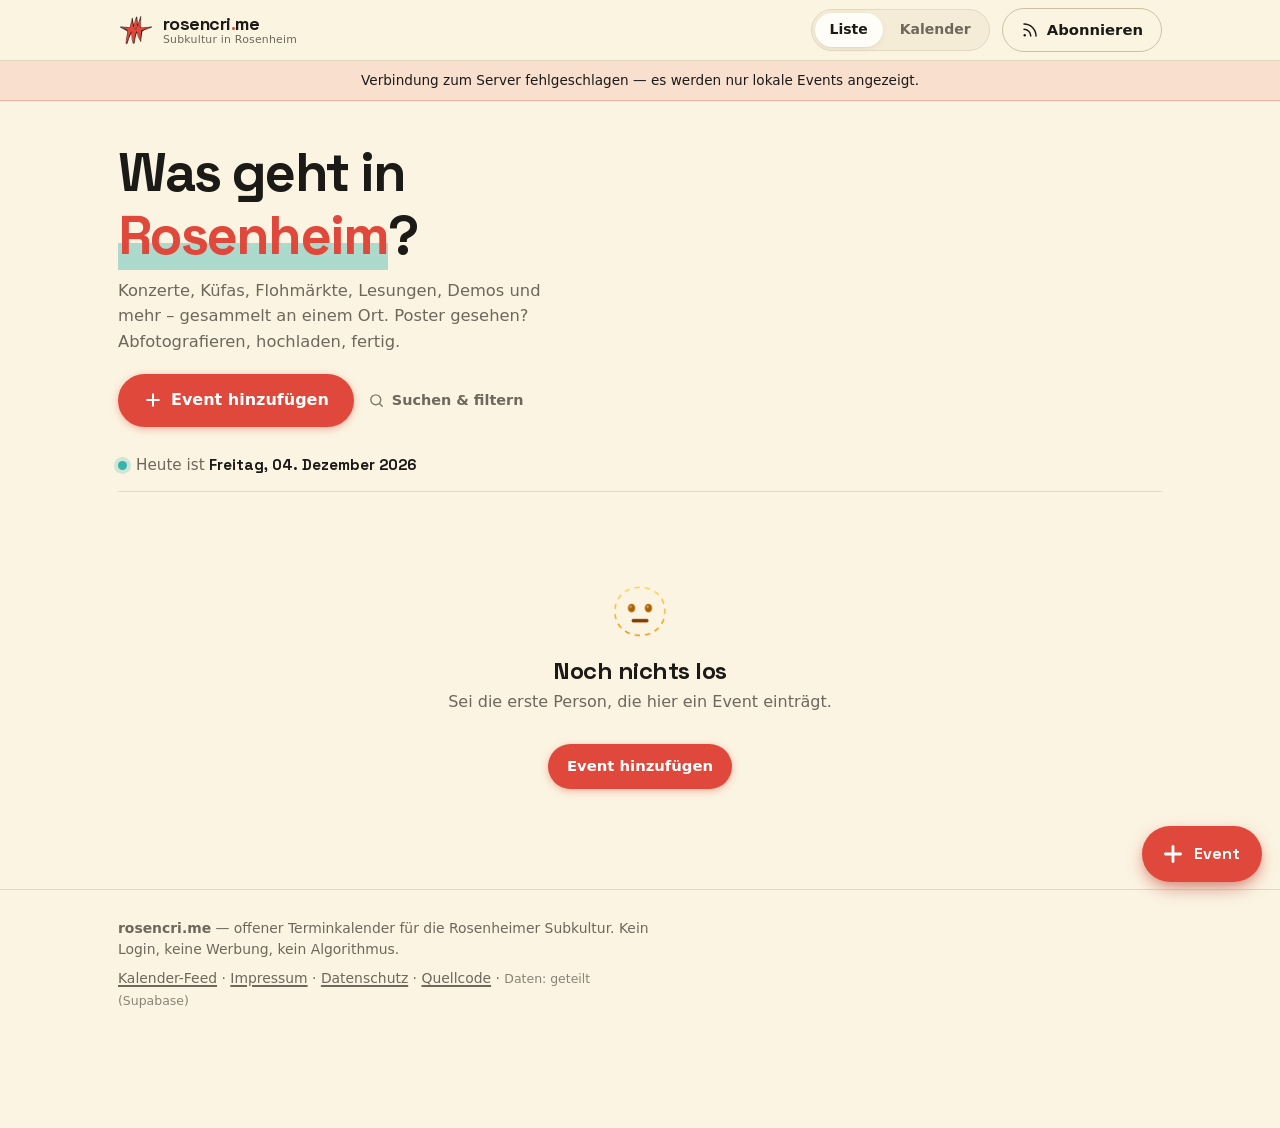
<file: index.html>
<!doctype html>
<html lang="de">
<head>
<meta charset="utf-8">
<meta name="viewport" content="width=device-width, initial-scale=1, viewport-fit=cover">
<title>rosencri.me — Subkultur-Events in Rosenheim</title>
<meta name="description" content="Konzerte, Küfas, Flohmärkte, Lesungen, Demos und mehr – gesammelt an einem Ort. Der offene Terminkalender für die Rosenheimer Subkultur.">
<meta name="theme-color" content="#e1483c" media="(prefers-color-scheme: light)">
<meta name="theme-color" content="#17150f" media="(prefers-color-scheme: dark)">
<meta name="color-scheme" content="light dark">

<meta property="og:type" content="website">
<meta property="og:title" content="rosencri.me — Subkultur-Events in Rosenheim">
<meta property="og:description" content="Konzerte, Küfas, Flohmärkte, Lesungen, Demos und mehr – gesammelt an einem Ort. Poster gesehen? Abfotografieren, hochladen, fertig.">
<meta property="og:url" content="https://rosencri.me/">

<link rel="icon" href="assets/img/icon-32.png" sizes="32x32" type="image/png">
<link rel="icon" href="assets/img/icon-512.png" sizes="512x512" type="image/png">
<link rel="apple-touch-icon" href="assets/img/apple-touch-icon.png">
<link rel="manifest" href="manifest.webmanifest">
<link rel="alternate" type="text/calendar" href="calendar.ics" title="rosencri.me Kalender">

<link rel="stylesheet" href="assets/css/style.css?v=20261108T0752">
</head>
<body>

<a class="skip-link" href="#main">Zum Inhalt springen</a>

<!-- Pull-to-refresh indicator. Parked just above the viewport; app.js drives
     its transform while the finger is down. Decorative — the outcome of the
     refresh is announced through the toast region at the bottom of this file. -->
<div class="ptr" id="ptr" aria-hidden="true">
  <span class="ptr-spinner">
    <svg viewBox="0 0 24 24" width="20" height="20" fill="none" stroke="currentColor" stroke-width="2.2" stroke-linecap="round" stroke-linejoin="round"><path d="M20 12a8 8 0 11-2.6-5.9"/><path d="M20 4v5h-5"/></svg>
  </span>
</div>

<header class="site-header">
  <div class="wrap header-inner">
    <a class="brand" href="./" id="brand-home" title="Seite neu laden">
      <span class="brand-mark" aria-hidden="true">
        <img src="assets/img/icon-192.png" width="36" height="36" alt="">
      </span>
      <span class="brand-text">
        <strong>rosencri<span class="brand-dot">.</span>me</strong>
        <small>Subkultur in Rosenheim</small>
      </span>
    </a>

    <nav class="viewswitch" role="tablist" aria-label="Ansicht">
      <button class="viewswitch-btn is-active" role="tab" aria-selected="true" data-view="list" id="tab-list">Liste</button>
      <button class="viewswitch-btn" role="tab" aria-selected="false" data-view="calendar" id="tab-calendar">Kalender</button>
    </nav>

    <button class="btn btn-ghost btn-subscribe" id="btn-subscribe" title="Kalender abonnieren">
      <svg viewBox="0 0 24 24" width="18" height="18" aria-hidden="true" fill="none" stroke="currentColor" stroke-width="2" stroke-linecap="round"><path d="M4 11a9 9 0 019 9M4 4a16 16 0 0116 16"/><circle cx="5" cy="19" r="1.6" fill="currentColor" stroke="none"/></svg>
      <span>Abonnieren</span>
    </button>
  </div>
</header>

<div class="banner" id="banner" hidden></div>

<main id="main">

  <!-- ------------------------------- LIST ------------------------------- -->
  <section class="view view-list is-active" id="view-list" role="tabpanel" aria-labelledby="tab-list">

    <div class="wrap">
      <div class="hero">
        <h1 class="hero-title">Was geht in <span class="hl">Rosenheim</span>?</h1>
        <p class="hero-sub">Konzerte, Küfas, Flohmärkte, Lesungen, Demos und mehr – gesammelt an
          einem Ort. Poster gesehen? Abfotografieren, hochladen, fertig.</p>
        <div class="hero-actions">
          <button class="btn btn-primary btn-lg" id="btn-add-hero">
            <svg viewBox="0 0 24 24" width="20" height="20" aria-hidden="true" fill="none" stroke="currentColor" stroke-width="2.4" stroke-linecap="round"><path d="M12 5v14M5 12h14"/></svg>
            Event hinzufügen
          </button>
          <button class="btn-quiet" id="btn-search-toggle" aria-expanded="false" aria-controls="filters">
            <svg viewBox="0 0 24 24" width="17" height="17" aria-hidden="true" fill="none" stroke="currentColor" stroke-width="2" stroke-linecap="round"><circle cx="11" cy="11" r="7"/><path d="M20 20l-3.5-3.5"/></svg>
            Suchen &amp; filtern
          </button>
        </div>
      </div>

      <!-- Collapsed by default: the page is about events, not about searching. -->
      <div class="filters" id="filters" hidden>
        <div class="search-wrap">
          <svg viewBox="0 0 24 24" width="18" height="18" aria-hidden="true" fill="none" stroke="currentColor" stroke-width="2" stroke-linecap="round"><circle cx="11" cy="11" r="7"/><path d="M20 20l-3.5-3.5"/></svg>
          <input type="search" id="search" placeholder="Suchen: Band, Ort, Stichwort …" autocomplete="off" aria-label="Events durchsuchen">
          <button class="search-close" id="btn-search-close" type="button" aria-label="Suche schließen">✕</button>
        </div>
        <div class="chips" id="tag-filters" role="group" aria-label="Nach Tag filtern"></div>
      </div>
    </div>

    <div class="wrap">
      <p class="today-line" id="today-line">
        <span class="today-dot" aria-hidden="true"></span>
        <span>Heute ist <strong id="today-date">—</strong></span>
      </p>

      <section class="section section-now" id="section-now" hidden>
        <h2 class="section-title"><span class="pulse" aria-hidden="true"></span> Jetzt &amp; heute</h2>
        <div class="cards cards-hot" id="list-now"></div>
      </section>

      <section class="section" id="section-upcoming">
        <h2 class="section-title">Demnächst</h2>
        <div class="cards" id="list-upcoming"></div>
      </section>

      <section class="section section-past" id="section-past" hidden>
        <details id="past-details">
          <summary class="section-title section-title-toggle">
            Vorbei <span class="count" id="past-count"></span>
          </summary>
          <div class="cards cards-past" id="list-past"></div>
        </details>
      </section>

      <div class="empty" id="empty-state" hidden>
        <p class="empty-emoji" aria-hidden="true">🫥</p>
        <h2>Noch nichts los</h2>
        <p>Sei die erste Person, die hier ein Event einträgt.</p>
        <button class="btn btn-primary" id="btn-add-empty">Event hinzufügen</button>
      </div>
    </div>
  </section>

  <!-- ----------------------------- CALENDAR ----------------------------- -->
  <section class="view view-calendar" id="view-calendar" role="tabpanel" aria-labelledby="tab-calendar" hidden>
    <div class="wrap">
      <div class="cal-head">
        <button class="iconbtn" id="cal-prev" aria-label="Vorheriger Monat">
          <svg viewBox="0 0 24 24" width="20" height="20" fill="none" stroke="currentColor" stroke-width="2.2" stroke-linecap="round" stroke-linejoin="round"><path d="M15 5l-7 7 7 7"/></svg>
        </button>
        <h2 class="cal-title" id="cal-title" aria-live="polite">—</h2>
        <button class="iconbtn" id="cal-next" aria-label="Nächster Monat">
          <svg viewBox="0 0 24 24" width="20" height="20" fill="none" stroke="currentColor" stroke-width="2.2" stroke-linecap="round" stroke-linejoin="round"><path d="M9 5l7 7-7 7"/></svg>
        </button>
        <button class="btn btn-ghost btn-sm" id="cal-today">Heute</button>
      </div>

      <div class="cal-grid" id="cal-grid" role="grid" aria-labelledby="cal-title"></div>

      <div class="cal-legend">
        <span><i class="dot dot-live"></i> läuft gerade</span>
        <span><i class="dot dot-soon"></i> in den nächsten 24 h</span>
        <span><i class="dot dot-up"></i> demnächst</span>
        <span><i class="dot dot-past"></i> vorbei</span>
      </div>

      <section class="cal-day" id="cal-day" hidden>
        <h3 class="cal-day-title" id="cal-day-title"></h3>
        <div class="cards" id="cal-day-list"></div>
      </section>
    </div>
  </section>
</main>

<footer class="site-footer">
  <div class="wrap footer-inner">
    <p><strong>rosencri.me</strong> — offener Terminkalender für die Rosenheimer Subkultur.
      Kein Login, keine Werbung, kein Algorithmus.</p>
    <!-- Impressum and Datenschutz must be "leicht erkennbar, unmittelbar
         erreichbar und ständig verfügbar" (§ 5 DDG). A footer link on every
         page is the usual way to satisfy that — do not move them behind a
         dialog or a menu. -->
    <p class="footer-meta">
      <a href="calendar.ics" id="link-ics-footer">Kalender-Feed</a> ·
      <a href="impressum.html">Impressum</a> ·
      <a href="datenschutz.html">Datenschutz</a> ·
      <a href="https://github.com/bernhardkreminski/rosencri.me" target="_blank" rel="noopener">Quellcode</a> ·
      <span id="storage-mode" class="storage-mode"></span>
    </p>
  </div>
</footer>

<!-- Floating action button -->
<button class="fab" id="fab" aria-label="Event hinzufügen">
  <svg viewBox="0 0 24 24" width="26" height="26" aria-hidden="true" fill="none" stroke="currentColor" stroke-width="2.6" stroke-linecap="round"><path d="M12 5v14M5 12h14"/></svg>
  <span class="fab-label">Event</span>
</button>

<!-- ============================== DIALOGS ============================== -->

<!-- 1. Choose how to add -->
<dialog class="sheet" id="dlg-add">
  <form method="dialog" class="sheet-close-form"><button class="sheet-close" aria-label="Schließen">✕</button></form>
  <h2 class="sheet-title">Event hinzufügen</h2>
  <p class="sheet-sub">Am schnellsten geht’s mit dem Poster.</p>

  <div class="addopts">
    <label class="addopt addopt-primary" id="opt-camera">
      <input type="file" accept="image/*" capture="environment" id="file-camera" hidden>
      <span class="addopt-icon" aria-hidden="true">
        <svg viewBox="0 0 24 24" width="30" height="30" fill="none" stroke="currentColor" stroke-width="1.9" stroke-linecap="round" stroke-linejoin="round"><path d="M4 8h3l1.6-2.4h6.8L17 8h3a1 1 0 011 1v9a1 1 0 01-1 1H4a1 1 0 01-1-1V9a1 1 0 011-1z"/><circle cx="12" cy="13.5" r="3.6"/></svg>
      </span>
      <span class="addopt-text">
        <strong>Poster fotografieren</strong>
        <small>Kamera öffnen — Text wird automatisch ausgelesen</small>
      </span>
    </label>

    <label class="addopt" id="opt-upload">
      <input type="file" accept="image/*" id="file-upload" hidden>
      <span class="addopt-icon" aria-hidden="true">
        <svg viewBox="0 0 24 24" width="26" height="26" fill="none" stroke="currentColor" stroke-width="1.9" stroke-linecap="round" stroke-linejoin="round"><path d="M12 16V4m0 0L8 8m4-4l4 4"/><path d="M4 16v3a1 1 0 001 1h14a1 1 0 001-1v-3"/></svg>
      </span>
      <span class="addopt-text">
        <strong>Bild hochladen</strong>
        <small>Foto oder Screenshot aus der Galerie</small>
      </span>
    </label>

    <button class="addopt" id="opt-manual" type="button">
      <span class="addopt-icon" aria-hidden="true">
        <svg viewBox="0 0 24 24" width="26" height="26" fill="none" stroke="currentColor" stroke-width="1.9" stroke-linecap="round" stroke-linejoin="round"><path d="M4 20h4L19 9a2.1 2.1 0 00-3-3L5 17z"/><path d="M14 6l4 4"/></svg>
      </span>
      <span class="addopt-text">
        <strong>Manuell eintragen</strong>
        <small>Alles selbst ausfüllen</small>
      </span>
    </button>
  </div>
  <p class="hint">Zum Auslesen wird das Bild an einen Texterkennungs-Dienst übertragen — bitte nur öffentlich ausgehängte Plakate. Mehr dazu in der <a href="datenschutz.html#texterkennung">Datenschutzerklärung</a>.</p>
</dialog>

<!-- 2. OCR progress -->
<dialog class="sheet sheet-scan" id="dlg-scan">
  <h2 class="sheet-title">Poster wird gelesen …</h2>
  <div class="scan-body">
    <div class="scan-preview"><img id="scan-img" alt="Vorschau des gewählten Posters"></div>
    <div class="scan-status">
      <p class="scan-msg" id="scan-msg" aria-live="polite">Bild wird vorbereitet …</p>
      <div class="progress"><div class="progress-bar" id="scan-bar" style="width:0%"></div></div>
      <p class="hint">Beim ersten Mal dauert es etwas länger — die Texterkennung wird geladen.</p>
      <button class="btn btn-ghost btn-sm" id="scan-cancel" type="button">Abbrechen</button>
    </div>
  </div>
</dialog>

<!-- 3. Review / edit form -->
<dialog class="sheet sheet-form" id="dlg-form">
  <form method="dialog" class="sheet-close-form"><button class="sheet-close" aria-label="Schließen">✕</button></form>
  <h2 class="sheet-title" id="form-title">Event prüfen</h2>
  <p class="sheet-sub" id="form-sub">Wir haben das aus dem Poster gelesen. Bitte kurz kontrollieren.</p>

  <form id="event-form" class="form" novalidate>
    <div class="form-poster" id="form-poster" hidden>
      <button type="button" class="form-poster-view" id="form-poster-view" title="Poster vergrößern">
        <img id="form-poster-img" alt="Das aufgenommene Poster">
        <span class="form-poster-zoom" aria-hidden="true">
          <svg viewBox="0 0 24 24" width="16" height="16" fill="none" stroke="currentColor" stroke-width="2" stroke-linecap="round"><circle cx="11" cy="11" r="7"/><path d="M20 20l-3.5-3.5M11 8v6M8 11h6"/></svg>
          Vergrößern
        </span>
      </button>
      <div class="form-poster-side">
        <p class="form-poster-hint">Nicht jedes Poster lässt sich vollständig auslesen — handgemalte
          Schrift oft gar nicht. Tipp das Bild an, um alles abzulesen und zu ergänzen.</p>
        <button type="button" class="btn btn-ghost btn-sm" id="form-poster-remove">Bild entfernen</button>
      </div>
    </div>

    <label class="field">
      <span class="field-label">Titel <em>*</em></span>
      <input name="title" required maxlength="200" placeholder="z. B. Konzert im Klanglabor" autocomplete="off">
      <span class="field-flag" data-flag="title" hidden>⚠︎ bitte prüfen</span>
    </label>

    <div class="field-row">
      <label class="field">
        <span class="field-label">Beginn <em>*</em></span>
        <input type="datetime-local" name="start" required>
        <span class="field-flag" data-flag="start" hidden>⚠︎ bitte prüfen</span>
      </label>
      <label class="field">
        <span class="field-label">Ende <small>optional</small></span>
        <input type="datetime-local" name="end">
      </label>
    </div>

    <div class="field-row">
      <label class="field">
        <span class="field-label">Wiederholung</span>
        <select name="repeat" id="field-repeat">
          <option value="">Einmalig</option>
          <option value="dates">Mehrere Termine (eigene Daten)</option>
          <option value="FREQ=DAILY">Jeden Tag</option>
          <option value="FREQ=WEEKLY">Jede Woche</option>
          <option value="FREQ=WEEKLY;INTERVAL=2">Alle 2 Wochen</option>
          <option value="FREQ=MONTHLY">Jeden Monat</option>
        </select>
      </label>
      <label class="field" id="field-repeat-until-wrap" hidden>
        <span class="field-label">Wiederholen bis <small>optional</small></span>
        <input type="date" name="repeatUntil">
      </label>
    </div>

    <!-- Series on irregular dates: one row per additional occurrence. -->
    <div class="field" id="field-dates-wrap" hidden>
      <span class="field-label">Weitere Termine <small>gleiche Uhrzeit wie oben</small></span>
      <div id="extra-dates" class="extra-dates"></div>
      <button type="button" class="btn-quiet btn-add-date" id="btn-add-date">
        <svg viewBox="0 0 24 24" width="15" height="15" aria-hidden="true" fill="none" stroke="currentColor" stroke-width="2.4" stroke-linecap="round"><path d="M12 5v14M5 12h14"/></svg>
        Termin hinzufügen
      </button>
    </div>

    <label class="field">
      <span class="field-label">Ort</span>
      <input name="location" maxlength="160" placeholder="z. B. Kulturzentrum Asta, Rosenheim" autocomplete="off">
      <span class="field-flag" data-flag="location" hidden>⚠︎ bitte prüfen</span>
    </label>

    <label class="field">
      <span class="field-label">Beschreibung</span>
      <textarea name="description" rows="4" maxlength="4000" placeholder="Bands, Eintritt, Infos …"></textarea>
    </label>

    <div class="field-row">
      <label class="field">
        <span class="field-label">Link <small>optional</small></span>
        <input type="url" name="url" placeholder="https://…" autocomplete="off">
      </label>
      <label class="field">
        <span class="field-label">Tags <small>Komma-getrennt</small></span>
        <input name="tags" placeholder="punk, konzert" autocomplete="off">
      </label>
    </div>

    <label class="field">
      <span class="field-label">Dein Name <small>optional, erscheint als „eingetragen von“</small></span>
      <input name="authorName" maxlength="40" placeholder="anonym" autocomplete="nickname">
    </label>

    <p class="form-error" id="form-error" hidden></p>

    <div class="form-actions">
      <button type="button" class="btn btn-ghost" id="form-cancel">Abbrechen</button>
      <button type="submit" class="btn btn-primary" id="form-submit">In den Kalender eintragen</button>
    </div>
  </form>
</dialog>

<!-- 4. Event detail -->
<dialog class="sheet sheet-detail" id="dlg-detail" aria-labelledby="detail-title">
  <form method="dialog" class="sheet-close-form"><button class="sheet-close" aria-label="Schließen">✕</button></form>
  <div id="detail-body"></div>
</dialog>

<!-- 5. Subscribe -->
<dialog class="sheet" id="dlg-subscribe">
  <form method="dialog" class="sheet-close-form"><button class="sheet-close" aria-label="Schließen">✕</button></form>
  <h2 class="sheet-title">Kalender abonnieren</h2>
  <p class="sheet-sub">Alle Events landen automatisch in deinem Kalender und aktualisieren sich stündlich.</p>

  <a class="btn btn-primary btn-block" id="sub-webcal" href="#">
    <svg viewBox="0 0 24 24" width="18" height="18" aria-hidden="true" fill="none" stroke="currentColor" stroke-width="2" stroke-linecap="round"><rect x="3" y="5" width="18" height="16" rx="2"/><path d="M8 3v4M16 3v4M3 10h18"/></svg>
    Jetzt abonnieren
  </a>
  <p class="hint">Öffnet Apple Kalender, Outlook oder deine Kalender-App.</p>

  <label class="field">
    <span class="field-label">Feed-Adresse zum Kopieren</span>
    <span class="copyrow">
      <input id="sub-url" readonly>
      <button class="btn btn-ghost btn-sm" id="sub-copy" type="button">Kopieren</button>
    </span>
  </label>

  <details class="howto">
    <summary>Anleitung pro App</summary>
    <ul>
      <li><strong>iPhone / iPad:</strong> „Jetzt abonnieren“ tippen → Abonnieren bestätigen.</li>
      <li><strong>macOS:</strong> Kalender → Ablage → Neues Kalenderabonnement → Adresse einfügen.</li>
      <li><strong>Google Kalender:</strong> Einstellungen → Kalender hinzufügen → Per URL → Adresse einfügen.</li>
      <li><strong>Outlook:</strong> Kalender hinzufügen → Aus dem Internet abonnieren → Adresse einfügen.</li>
    </ul>
  </details>

  <a class="dl-link" id="sub-download" href="calendar.ics" download>Stattdessen einmalig als .ics herunterladen</a>
</dialog>

<!-- 7. Delete confirmation -->
<dialog class="sheet sheet-confirm" id="dlg-confirm">
  <h2 class="sheet-title" id="confirm-title">Event löschen?</h2>
  <p class="sheet-sub" id="confirm-text"></p>
  <p class="hint">Das lässt sich nicht rückgängig machen. Kommentare, Likes und Zusagen werden mitgelöscht.</p>
  <div class="form-actions">
    <button type="button" class="btn btn-ghost" id="confirm-cancel">Abbrechen</button>
    <button type="button" class="btn btn-danger" id="confirm-ok">Endgültig löschen</button>
  </div>
</dialog>

<!-- 6. Poster lightbox — the fallback for whatever OCR could not read -->
<dialog class="lightbox" id="dlg-lightbox">
  <form method="dialog"><button class="lightbox-close" aria-label="Schließen">✕</button></form>
  <img id="lightbox-img" alt="Poster in voller Größe">
</dialog>

<div class="toasts" id="toasts" aria-live="polite" aria-atomic="false"></div>

<!-- ?v= is a cache buster. Do NOT edit by hand: run `node scripts/bump-assets.mjs`,
     which stamps the same version here AND on every relative import inside
     assets/js/. Versioning only this entry point serves a fresh app.js whose
     imports still resolve to cached modules — if the new code uses an export
     the cached module lacks, the page renders nothing at all. -->
<script type="module" src="assets/js/app.js?v=20261108T0752"></script>
</body>
</html>
</file>
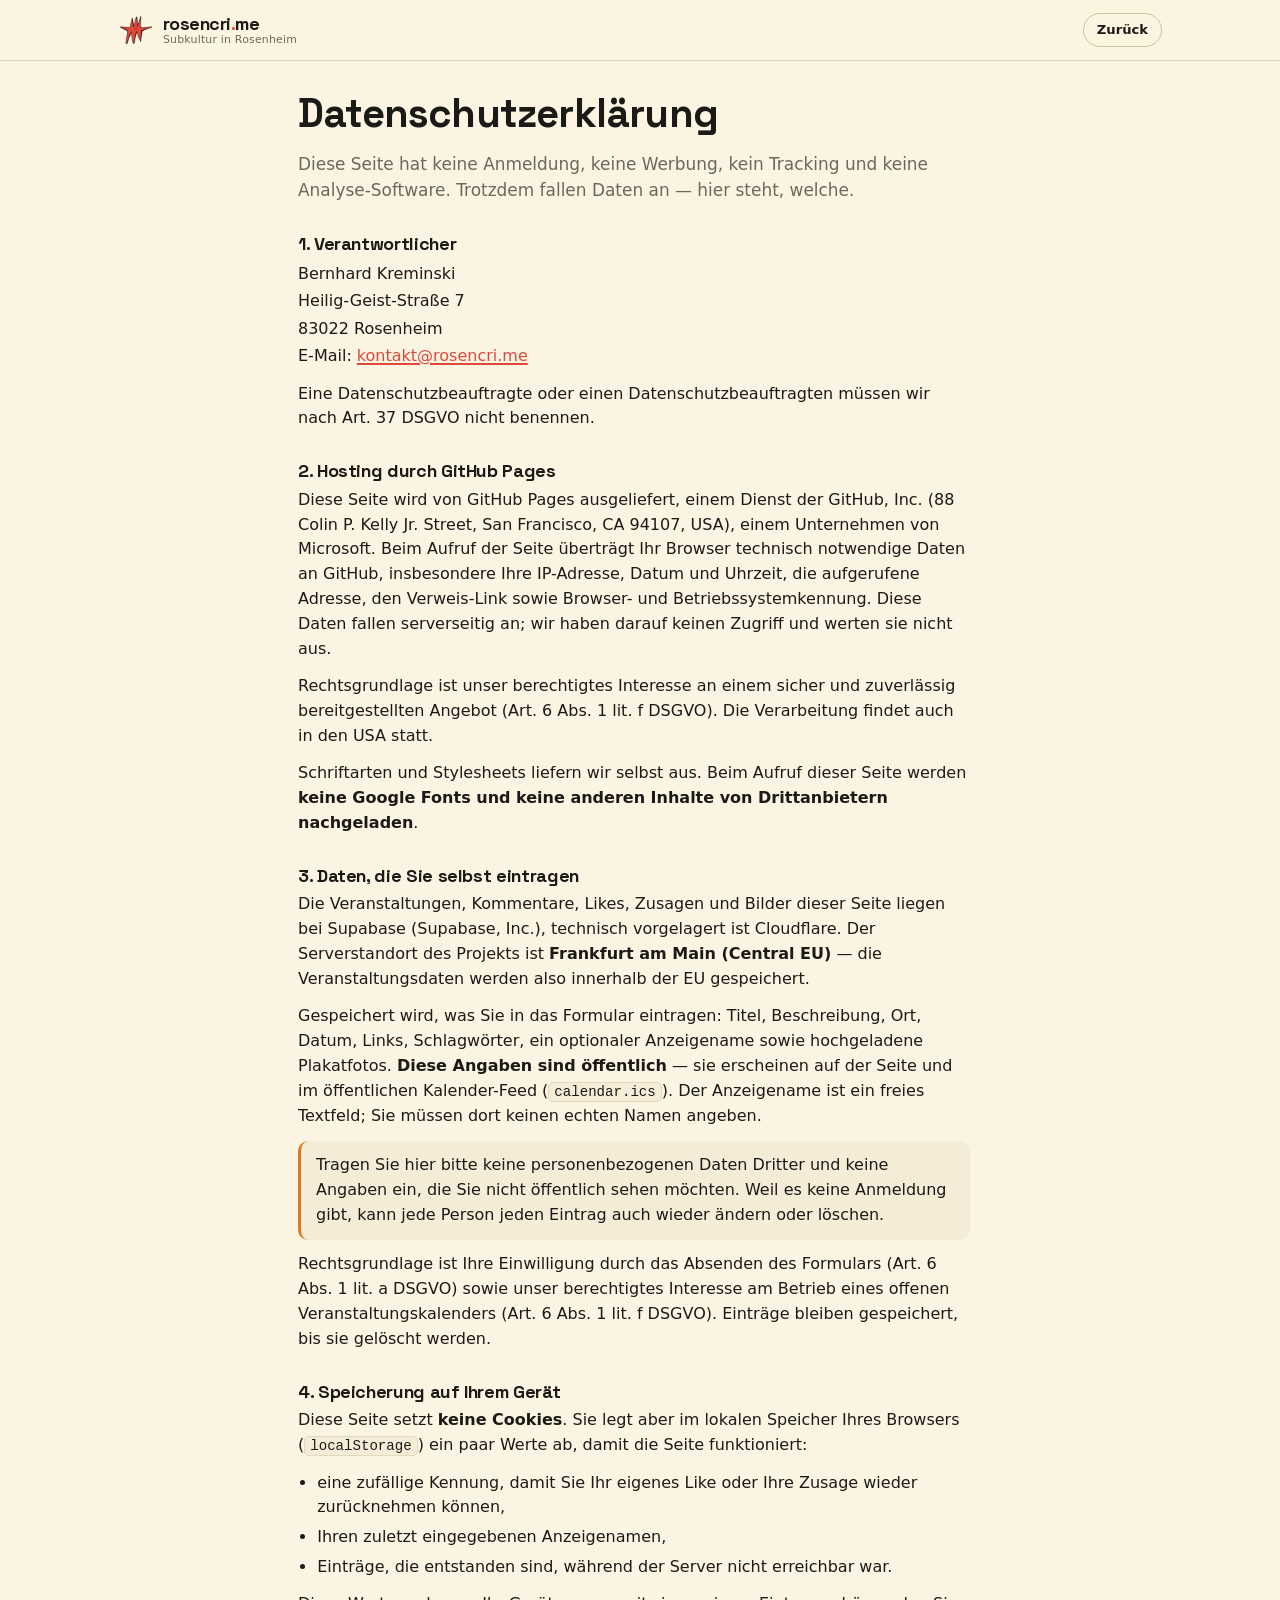
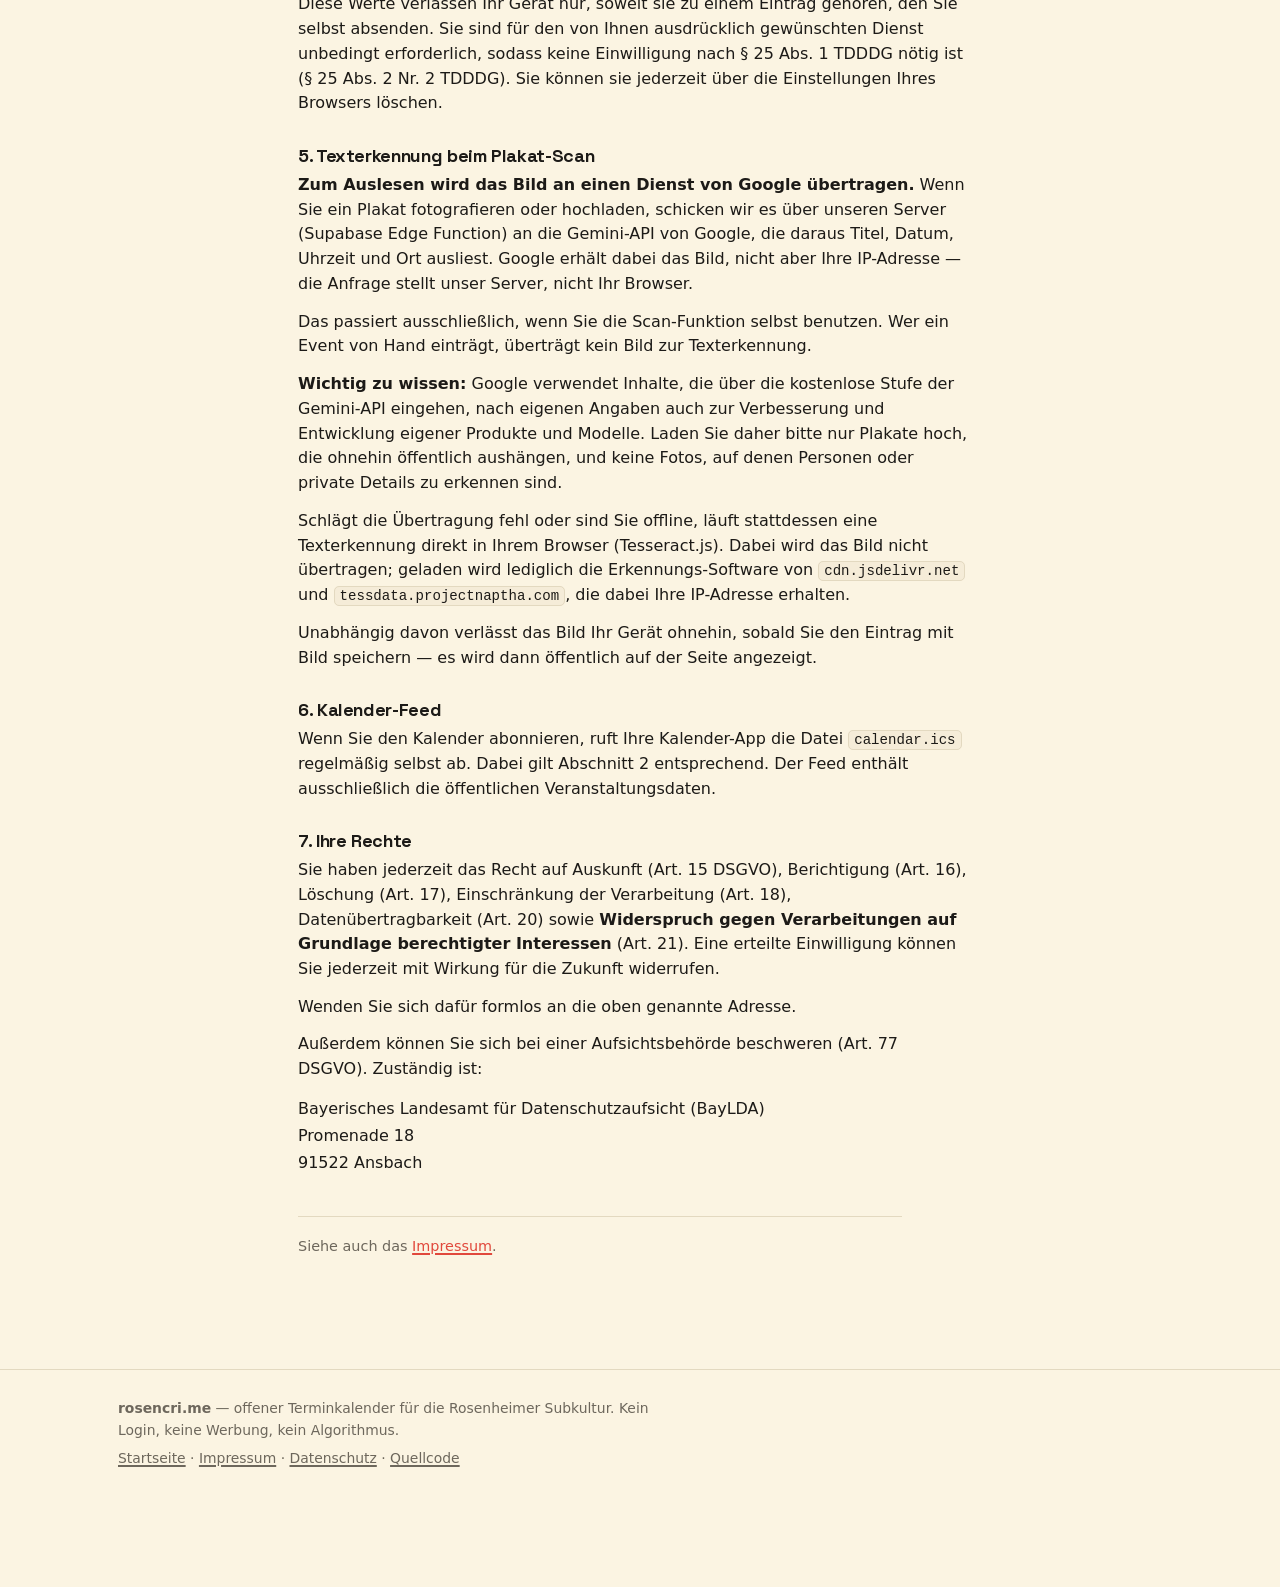
<file: datenschutz.html>
<!doctype html>
<html lang="de">
<head>
<meta charset="utf-8">
<meta name="viewport" content="width=device-width, initial-scale=1, viewport-fit=cover">
<title>Datenschutzerklärung — rosencri.me</title>
<meta name="description" content="Welche Daten rosencri.me verarbeitet, wer sie zu sehen bekommt und welche Rechte Sie haben.">
<meta name="theme-color" content="#e1483c" media="(prefers-color-scheme: light)">
<meta name="theme-color" content="#17150f" media="(prefers-color-scheme: dark)">
<meta name="color-scheme" content="light dark">
<meta name="robots" content="noindex, follow">

<link rel="icon" href="assets/img/icon-32.png" sizes="32x32" type="image/png">
<link rel="icon" href="assets/img/icon-512.png" sizes="512x512" type="image/png">
<link rel="apple-touch-icon" href="assets/img/apple-touch-icon.png">

<link rel="stylesheet" href="assets/css/style.css?v=20261108T0752">
</head>
<body>

<a class="skip-link" href="#main">Zum Inhalt springen</a>

<header class="site-header">
  <div class="wrap header-inner">
    <a class="brand" href="./" title="Zur Startseite">
      <span class="brand-mark" aria-hidden="true">
        <img src="assets/img/icon-192.png" width="36" height="36" alt="">
      </span>
      <span class="brand-text">
        <strong>rosencri<span class="brand-dot">.</span>me</strong>
        <small>Subkultur in Rosenheim</small>
      </span>
    </a>
    <a class="btn btn-ghost btn-sm" href="./">Zurück</a>
  </div>
</header>

<main id="main" class="wrap legal">

  <h1>Datenschutzerklärung</h1>

  <p class="legal-lead">Diese Seite hat keine Anmeldung, keine Werbung, kein
    Tracking und keine Analyse-Software. Trotzdem fallen Daten an — hier steht,
    welche.</p>

  <section>
    <h2>1. Verantwortlicher</h2>
    <p class="legal-address">
      Bernhard Kreminski<br>
      Heilig-Geist-Straße 7<br>
      83022 Rosenheim<br>
      E-Mail: <a href="mailto:kontakt@rosencri.me">kontakt@rosencri.me</a>
    </p>
    <p>Eine Datenschutzbeauftragte oder einen Datenschutzbeauftragten müssen wir
      nach Art. 37 DSGVO nicht benennen.</p>
  </section>

  <section>
    <h2>2. Hosting durch GitHub Pages</h2>
    <p>Diese Seite wird von GitHub Pages ausgeliefert, einem Dienst der GitHub,
      Inc. (88 Colin P. Kelly Jr. Street, San Francisco, CA 94107, USA), einem
      Unternehmen von Microsoft. Beim Aufruf der Seite überträgt Ihr Browser
      technisch notwendige Daten an GitHub, insbesondere Ihre IP-Adresse, Datum
      und Uhrzeit, die aufgerufene Adresse, den Verweis-Link sowie Browser- und
      Betriebssystemkennung. Diese Daten fallen serverseitig an; wir haben
      darauf keinen Zugriff und werten sie nicht aus.</p>
    <p>Rechtsgrundlage ist unser berechtigtes Interesse an einem sicher und
      zuverlässig bereitgestellten Angebot (Art. 6 Abs. 1 lit. f DSGVO). Die
      Verarbeitung findet auch in den USA statt.</p>
    <p>Schriftarten und Stylesheets liefern wir selbst aus. Beim Aufruf dieser
      Seite werden <strong>keine Google Fonts und keine anderen Inhalte von
      Drittanbietern nachgeladen</strong>.</p>
  </section>

  <section>
    <h2>3. Daten, die Sie selbst eintragen</h2>
    <p>Die Veranstaltungen, Kommentare, Likes, Zusagen und Bilder dieser Seite
      liegen bei Supabase (Supabase, Inc.), technisch vorgelagert ist
      Cloudflare. Der Serverstandort des Projekts ist
      <strong>Frankfurt am Main (Central EU)</strong> — die Veranstaltungsdaten
      werden also innerhalb der EU gespeichert.</p>
    <p>Gespeichert wird, was Sie in das Formular eintragen: Titel, Beschreibung,
      Ort, Datum, Links, Schlagwörter, ein optionaler Anzeigename sowie
      hochgeladene Plakatfotos. <strong>Diese Angaben sind öffentlich</strong> —
      sie erscheinen auf der Seite und im öffentlichen Kalender-Feed
      (<code>calendar.ics</code>). Der Anzeigename ist ein freies Textfeld;
      Sie müssen dort keinen echten Namen angeben.</p>
    <p class="legal-warn">Tragen Sie hier bitte keine personenbezogenen Daten
      Dritter und keine Angaben ein, die Sie nicht öffentlich sehen möchten.
      Weil es keine Anmeldung gibt, kann jede Person jeden Eintrag auch wieder
      ändern oder löschen.</p>
    <p>Rechtsgrundlage ist Ihre Einwilligung durch das Absenden des Formulars
      (Art. 6 Abs. 1 lit. a DSGVO) sowie unser berechtigtes Interesse am Betrieb
      eines offenen Veranstaltungskalenders (Art. 6 Abs. 1 lit. f DSGVO).
      Einträge bleiben gespeichert, bis sie gelöscht werden.</p>
  </section>

  <section>
    <h2>4. Speicherung auf Ihrem Gerät</h2>
    <p>Diese Seite setzt <strong>keine Cookies</strong>. Sie legt aber im
      lokalen Speicher Ihres Browsers (<code>localStorage</code>) ein paar Werte
      ab, damit die Seite funktioniert:</p>
    <ul>
      <li>eine zufällige Kennung, damit Sie Ihr eigenes Like oder Ihre Zusage
        wieder zurücknehmen können,</li>
      <li>Ihren zuletzt eingegebenen Anzeigenamen,</li>
      <li>Einträge, die entstanden sind, während der Server nicht erreichbar
        war.</li>
    </ul>
    <p>Diese Werte verlassen Ihr Gerät nur, soweit sie zu einem Eintrag gehören,
      den Sie selbst absenden. Sie sind für den von Ihnen ausdrücklich
      gewünschten Dienst unbedingt erforderlich, sodass keine Einwilligung nach
      § 25 Abs. 1 TDDDG nötig ist (§ 25 Abs. 2 Nr. 2 TDDDG). Sie können sie
      jederzeit über die Einstellungen Ihres Browsers löschen.</p>
  </section>

  <section>
    <h2 id="texterkennung">5. Texterkennung beim Plakat-Scan</h2>
    <p><strong>Zum Auslesen wird das Bild an einen Dienst von Google
      übertragen.</strong> Wenn Sie ein Plakat fotografieren oder hochladen,
      schicken wir es über unseren Server (Supabase Edge Function) an die
      Gemini-API von Google, die daraus Titel, Datum, Uhrzeit und Ort ausliest.
      Google erhält dabei das Bild, nicht aber Ihre IP-Adresse — die Anfrage
      stellt unser Server, nicht Ihr Browser.</p>
    <p>Das passiert ausschließlich, wenn Sie die Scan-Funktion selbst
      benutzen. Wer ein Event von Hand einträgt, überträgt kein Bild zur
      Texterkennung.</p>
    <p><strong>Wichtig zu wissen:</strong> Google verwendet Inhalte, die über
      die kostenlose Stufe der Gemini-API eingehen, nach eigenen Angaben auch
      zur Verbesserung und Entwicklung eigener Produkte und Modelle. Laden Sie
      daher bitte nur Plakate hoch, die ohnehin öffentlich aushängen, und keine
      Fotos, auf denen Personen oder private Details zu erkennen sind.</p>
    <p>Schlägt die Übertragung fehl oder sind Sie offline, läuft stattdessen
      eine Texterkennung direkt in Ihrem Browser (Tesseract.js). Dabei wird das
      Bild nicht übertragen; geladen wird lediglich die Erkennungs-Software von
      <code>cdn.jsdelivr.net</code> und <code>tessdata.projectnaptha.com</code>,
      die dabei Ihre IP-Adresse erhalten.</p>
    <p>Unabhängig davon verlässt das Bild Ihr Gerät ohnehin, sobald Sie den
      Eintrag mit Bild speichern — es wird dann öffentlich auf der Seite
      angezeigt.</p>
  </section>

  <section>
    <h2>6. Kalender-Feed</h2>
    <p>Wenn Sie den Kalender abonnieren, ruft Ihre Kalender-App die Datei
      <code>calendar.ics</code> regelmäßig selbst ab. Dabei gilt Abschnitt 2
      entsprechend. Der Feed enthält ausschließlich die öffentlichen
      Veranstaltungsdaten.</p>
  </section>

  <section>
    <h2>7. Ihre Rechte</h2>
    <p>Sie haben jederzeit das Recht auf Auskunft (Art. 15 DSGVO), Berichtigung
      (Art. 16), Löschung (Art. 17), Einschränkung der Verarbeitung (Art. 18),
      Datenübertragbarkeit (Art. 20) sowie <strong>Widerspruch gegen
      Verarbeitungen auf Grundlage berechtigter Interessen</strong> (Art. 21).
      Eine erteilte Einwilligung können Sie jederzeit mit Wirkung für die Zukunft
      widerrufen.</p>
    <p>Wenden Sie sich dafür formlos an die oben genannte Adresse.</p>
    <p>Außerdem können Sie sich bei einer Aufsichtsbehörde beschweren
      (Art. 77 DSGVO). Zuständig ist:</p>
    <p class="legal-address">
      Bayerisches Landesamt für Datenschutzaufsicht (BayLDA)<br>
      Promenade 18<br>
      91522 Ansbach
    </p>
  </section>

  <p class="legal-meta">Siehe auch das <a href="impressum.html">Impressum</a>.</p>

</main>

<footer class="site-footer">
  <div class="wrap footer-inner">
    <p><strong>rosencri.me</strong> — offener Terminkalender für die Rosenheimer Subkultur.
      Kein Login, keine Werbung, kein Algorithmus.</p>
    <p class="footer-meta">
      <a href="./">Startseite</a> ·
      <a href="impressum.html">Impressum</a> ·
      <a href="datenschutz.html">Datenschutz</a> ·
      <a href="https://github.com/bernhardkreminski/rosencri.me" target="_blank" rel="noopener">Quellcode</a>
    </p>
  </div>
</footer>

</body>
</html>
</file>
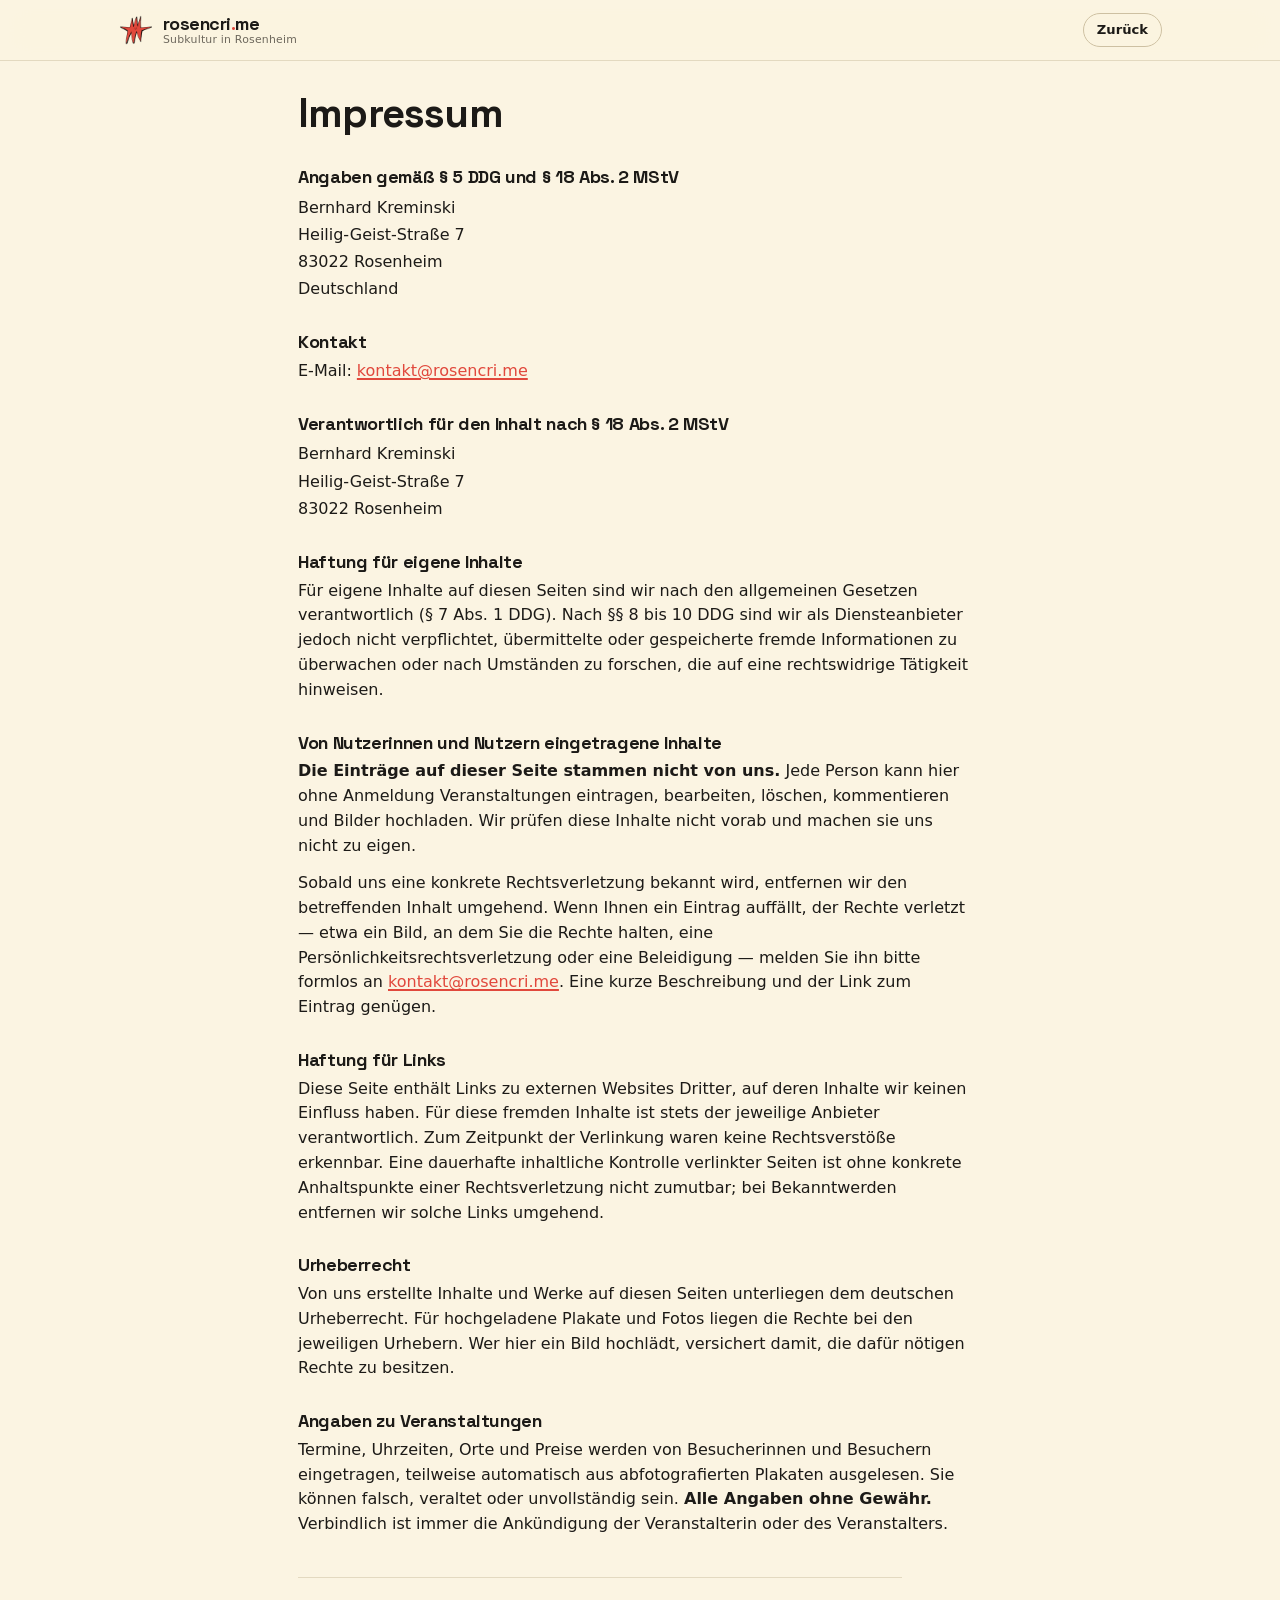
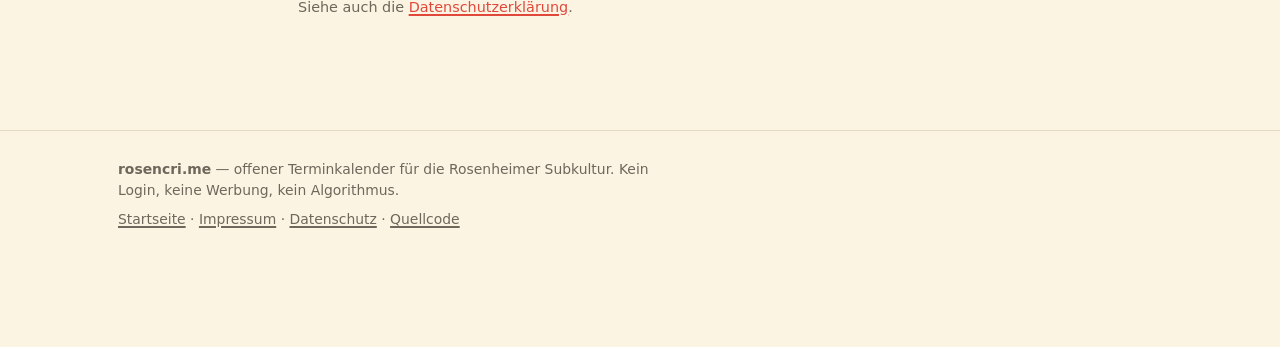
<file: impressum.html>
<!doctype html>
<html lang="de">
<head>
<meta charset="utf-8">
<meta name="viewport" content="width=device-width, initial-scale=1, viewport-fit=cover">
<title>Impressum — rosencri.me</title>
<meta name="description" content="Impressum und Haftungshinweise für rosencri.me.">
<meta name="theme-color" content="#e1483c" media="(prefers-color-scheme: light)">
<meta name="theme-color" content="#17150f" media="(prefers-color-scheme: dark)">
<meta name="color-scheme" content="light dark">
<meta name="robots" content="noindex, follow">

<link rel="icon" href="assets/img/icon-32.png" sizes="32x32" type="image/png">
<link rel="icon" href="assets/img/icon-512.png" sizes="512x512" type="image/png">
<link rel="apple-touch-icon" href="assets/img/apple-touch-icon.png">

<link rel="stylesheet" href="assets/css/style.css?v=20261108T0752">
</head>
<body>

<a class="skip-link" href="#main">Zum Inhalt springen</a>

<header class="site-header">
  <div class="wrap header-inner">
    <a class="brand" href="./" title="Zur Startseite">
      <span class="brand-mark" aria-hidden="true">
        <img src="assets/img/icon-192.png" width="36" height="36" alt="">
      </span>
      <span class="brand-text">
        <strong>rosencri<span class="brand-dot">.</span>me</strong>
        <small>Subkultur in Rosenheim</small>
      </span>
    </a>
    <a class="btn btn-ghost btn-sm" href="./">Zurück</a>
  </div>
</header>

<main id="main" class="wrap legal">

  <h1>Impressum</h1>

  <section>
    <h2>Angaben gemäß § 5 DDG und § 18 Abs. 2 MStV</h2>
    <p class="legal-address">
      Bernhard Kreminski<br>
      Heilig-Geist-Straße 7<br>
      83022 Rosenheim<br>
      Deutschland
    </p>
  </section>

  <section>
    <h2>Kontakt</h2>
    <p>E-Mail: <a href="mailto:kontakt@rosencri.me">kontakt@rosencri.me</a></p>
  </section>

  <section>
    <h2>Verantwortlich für den Inhalt nach § 18 Abs. 2 MStV</h2>
    <p class="legal-address">
      Bernhard Kreminski<br>
      Heilig-Geist-Straße 7<br>
      83022 Rosenheim
    </p>
  </section>

  <section>
    <h2>Haftung für eigene Inhalte</h2>
    <p>Für eigene Inhalte auf diesen Seiten sind wir nach den allgemeinen Gesetzen
      verantwortlich (§ 7 Abs. 1 DDG). Nach §§ 8 bis 10 DDG sind wir als
      Diensteanbieter jedoch nicht verpflichtet, übermittelte oder gespeicherte
      fremde Informationen zu überwachen oder nach Umständen zu forschen, die auf
      eine rechtswidrige Tätigkeit hinweisen.</p>
  </section>

  <section>
    <h2>Von Nutzerinnen und Nutzern eingetragene Inhalte</h2>
    <p><strong>Die Einträge auf dieser Seite stammen nicht von uns.</strong> Jede
      Person kann hier ohne Anmeldung Veranstaltungen eintragen, bearbeiten,
      löschen, kommentieren und Bilder hochladen. Wir prüfen diese Inhalte nicht
      vorab und machen sie uns nicht zu eigen.</p>
    <p>Sobald uns eine konkrete Rechtsverletzung bekannt wird, entfernen wir den
      betreffenden Inhalt umgehend. Wenn Ihnen ein Eintrag auffällt, der Rechte
      verletzt — etwa ein Bild, an dem Sie die Rechte halten, eine
      Persönlichkeitsrechtsverletzung oder eine Beleidigung — melden Sie ihn
      bitte formlos an <a href="mailto:kontakt@rosencri.me">kontakt@rosencri.me</a>. Eine
      kurze Beschreibung und der Link zum Eintrag genügen.</p>
  </section>

  <section>
    <h2>Haftung für Links</h2>
    <p>Diese Seite enthält Links zu externen Websites Dritter, auf deren Inhalte
      wir keinen Einfluss haben. Für diese fremden Inhalte ist stets der
      jeweilige Anbieter verantwortlich. Zum Zeitpunkt der Verlinkung waren keine
      Rechtsverstöße erkennbar. Eine dauerhafte inhaltliche Kontrolle verlinkter
      Seiten ist ohne konkrete Anhaltspunkte einer Rechtsverletzung nicht
      zumutbar; bei Bekanntwerden entfernen wir solche Links umgehend.</p>
  </section>

  <section>
    <h2>Urheberrecht</h2>
    <p>Von uns erstellte Inhalte und Werke auf diesen Seiten unterliegen dem
      deutschen Urheberrecht. Für hochgeladene Plakate und Fotos liegen die
      Rechte bei den jeweiligen Urhebern. Wer hier ein Bild hochlädt, versichert
      damit, die dafür nötigen Rechte zu besitzen.</p>
  </section>

  <section>
    <h2>Angaben zu Veranstaltungen</h2>
    <p>Termine, Uhrzeiten, Orte und Preise werden von Besucherinnen und Besuchern
      eingetragen, teilweise automatisch aus abfotografierten Plakaten ausgelesen.
      Sie können falsch, veraltet oder unvollständig sein. <strong>Alle Angaben
      ohne Gewähr.</strong> Verbindlich ist immer die Ankündigung der
      Veranstalterin oder des Veranstalters.</p>
  </section>

  <p class="legal-meta">Siehe auch die <a href="datenschutz.html">Datenschutzerklärung</a>.</p>

</main>

<footer class="site-footer">
  <div class="wrap footer-inner">
    <p><strong>rosencri.me</strong> — offener Terminkalender für die Rosenheimer Subkultur.
      Kein Login, keine Werbung, kein Algorithmus.</p>
    <p class="footer-meta">
      <a href="./">Startseite</a> ·
      <a href="impressum.html">Impressum</a> ·
      <a href="datenschutz.html">Datenschutz</a> ·
      <a href="https://github.com/bernhardkreminski/rosencri.me" target="_blank" rel="noopener">Quellcode</a>
    </p>
  </div>
</footer>

</body>
</html>
</file>
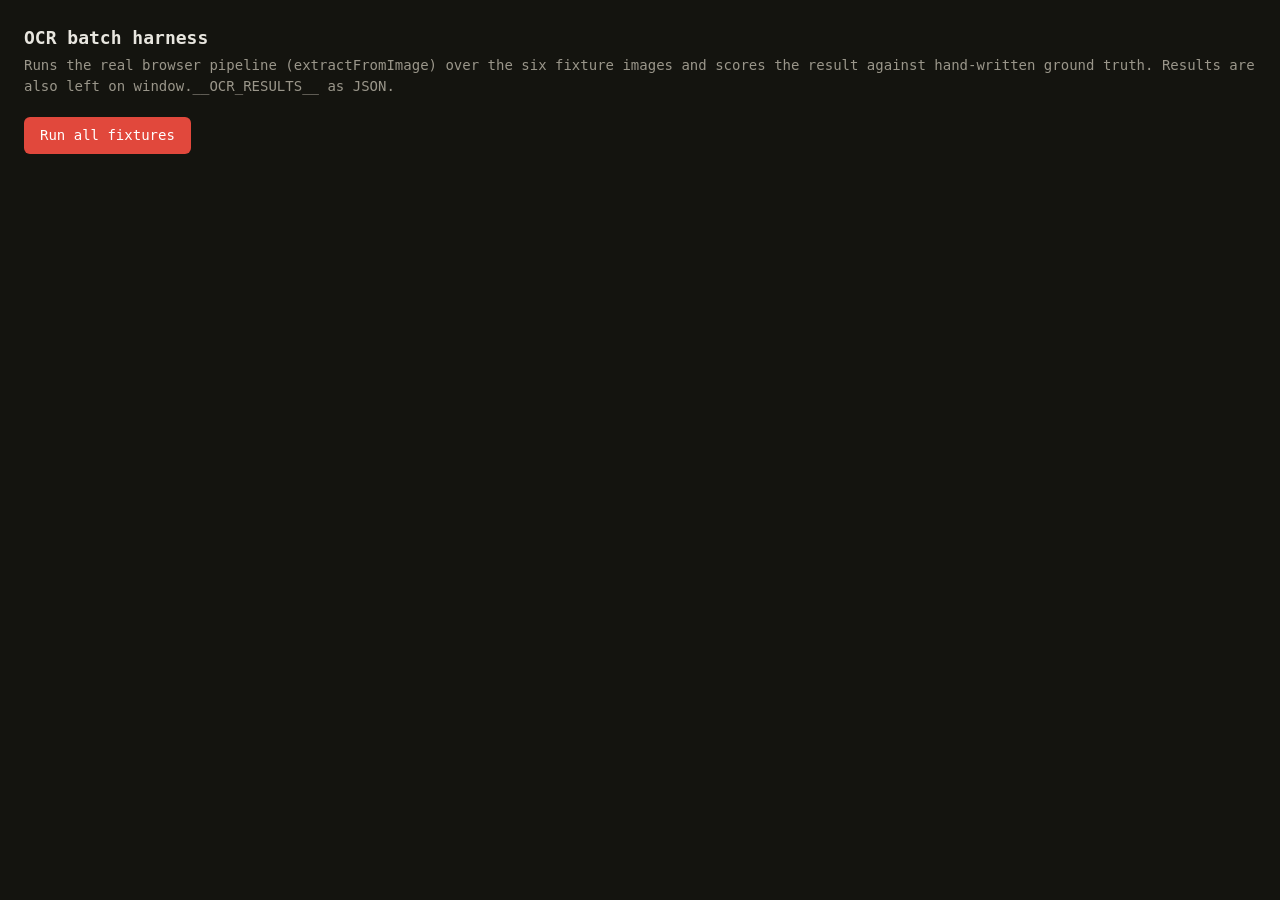
<file: dev/ocr-batch.html>
<!doctype html>
<html lang="en">
<head>
<meta charset="utf-8">
<title>OCR batch harness — rosencri.me</title>
<meta name="viewport" content="width=device-width, initial-scale=1">
<style>
  body { font: 14px/1.5 ui-monospace, SFMono-Regular, Menlo, monospace; margin: 0; padding: 24px;
         background: #14140f; color: #e8e6df; }
  h1 { font-size: 18px; margin: 0 0 4px; }
  .sub { color: #9a968a; margin: 0 0 20px; }
  button { font: inherit; padding: 8px 16px; background: #e1483c; color: #fff; border: 0;
           border-radius: 6px; cursor: pointer; }
  button:disabled { opacity: .5; cursor: default; }
  table { border-collapse: collapse; width: 100%; margin-top: 20px; }
  th, td { text-align: left; padding: 6px 10px; border-bottom: 1px solid #2e2c25; vertical-align: top; }
  th { color: #9a968a; font-weight: normal; }
  .ok { color: #5fd08a; }
  .bad { color: #ff6b5e; }
  .warn { color: #e8b84b; }
  .score { font-size: 16px; }
  pre { white-space: pre-wrap; word-break: break-word; color: #b9b5a8; margin: 4px 0 0;
        max-height: 180px; overflow: auto; background: #1c1b16; padding: 8px; border-radius: 4px; }
  #log { color: #9a968a; margin-top: 12px; min-height: 20px; }
  details summary { cursor: pointer; color: #9a968a; }
</style>
</head>
<body>

<h1>OCR batch harness</h1>
<p class="sub">
  Runs the real browser pipeline (<code>extractFromImage</code>) over the six fixture
  images and scores the result against hand-written ground truth.
  Results are also left on <code>window.__OCR_RESULTS__</code> as JSON.
</p>

<button id="run">Run all fixtures</button>
<span id="log"></span>

<div id="out"></div>

<script type="module">
import { FIXTURES } from './ocr-fixtures.js';
import { extractFromImage, extractWithVision, visionAvailable } from '../assets/js/ocr.js';

// ?engine=vision runs the Edge Function path, ?engine=tesseract forces
// on-device. Default follows config. Both write the same result shape, so the
// two can be scored against identical ground truth.
const ENGINE = new URLSearchParams(location.search).get('engine')
  || (visionAvailable() ? 'vision' : 'tesseract');

const log = (m) => { document.getElementById('log').textContent = m; };
const fold = (s) => (s ?? '').toString().toLowerCase()
  .replace(/ä/g, 'ae').replace(/ö/g, 'oe').replace(/ü/g, 'ue').replace(/ß/g, 'ss');

/** Scores one fixture's extracted fields, returning per-check pass/fail rows. */
function score(fx, res) {
  const f = res.fields;
  const checks = [];
  const add = (name, pass, got, want) => checks.push({ name, pass, got, want });
  const e = fx.expect;
  // Only the fields that actually get SAVED count for contamination. rawText is
  // the unfiltered union of every ensemble pass, kept purely for diagnosis —
  // scoring against it would make every mustNot check unpassable by design.
  const haystack = fold([f.title, f.description, f.location, f.url].join(' \n '));

  if (e.title) {
    add('title', e.title.any.some((t) => fold(f.title).includes(fold(t))),
        f.title || '(none)', e.title.any.join(' | '));
  }
  if (e.monthDay) {
    const got = f.start ? f.start.slice(5, 10) : null;
    add('date (MM-DD)', got === e.monthDay, got ?? '(none)', e.monthDay);
  }
  if (e.startTime) {
    const got = f.start ? f.start.slice(11, 16) : null;
    add('start time', got === e.startTime, got ?? '(none)', e.startTime);
  }
  if (e.endTime) {
    const got = f.end ? f.end.slice(11, 16) : null;
    add('end time', got === e.endTime, got ?? '(none)', e.endTime);
  }
  if (e.timeAnywhere) {
    const got = [f.start?.slice(11, 16), f.end?.slice(11, 16)].filter(Boolean);
    add('time (either slot)', got.includes(e.timeAnywhere), got.join(', ') || '(none)', e.timeAnywhere);
  }
  if (e.noConfidentTime) {
    // The parser defaults to 20:00 whenever it finds no time at all, so a bare
    // start value proves nothing — low start-confidence is what signals
    // "no time was actually read".
    const invented = res.confidence.start > 0.5;
    add('no invented time', !invented,
        `${f.start?.slice(11, 16) ?? '(none)'} @conf ${res.confidence.start.toFixed(2)}`,
        'no confident time');
  }
  if (e.location) {
    add('location', e.location.any.some((t) => fold(f.location).includes(fold(t))),
        f.location || '(none)', e.location.any.join(' | '));
  }
  if (e.url) {
    add('url', e.url.any.some((t) => fold(f.url).includes(fold(t))),
        f.url || '(none)', e.url.any.join(' | '));
  }
  if (e.tags?.length) {
    const missing = e.tags.filter((t) => !f.tags.includes(t));
    add('tags', missing.length === 0, f.tags.join(', ') || '(none)', e.tags.join(', '));
  }
  if (e.extraDates?.length) {
    // Scored on the parsed field, not on raw text: the two engines spell dates
    // differently in their raw output (Tesseract passes through "19.08.", the
    // model emits ISO), so a regex over rawText marked a perfectly correct
    // vision result as a failure.
    const got = (f.extraDates ?? []).map((d) => d.slice(5, 10));
    const missing = e.extraDates.filter((d) => !got.includes(d));
    add('extra dates (series)', missing.length === 0,
        got.join(', ') || '(none)', e.extraDates.join(', '));
  }
  for (const bad of fx.mustNot) {
    add(`no "${bad}"`, !haystack.includes(fold(bad)), haystack.includes(fold(bad)) ? 'LEAKED' : 'clean', 'absent');
  }
  return checks;
}

async function runOne(fx) {
  const resp = await fetch(fx.imageUrl, { mode: 'cors' });
  if (!resp.ok) throw new Error(`fetch ${resp.status}`);
  const blob = await resp.blob();
  const opts = {
    budgetMs: 120000,             // generous: this is a desktop harness, not a phone
    onProgress: (p) => log(`[${ENGINE}] ${fx.slug}: ${p.message}`),
  };
  const res = ENGINE === 'vision'
    ? await extractWithVision(blob, opts)
    : await extractFromImage(blob, opts);
  return { res, checks: score(fx, res) };
}

function render(rows) {
  const out = document.getElementById('out');
  out.innerHTML = '';
  let totalPass = 0, totalChecks = 0;

  for (const row of rows) {
    const passed = row.checks.filter((c) => c.pass).length;
    totalPass += passed; totalChecks += row.checks.length;

    const wrap = document.createElement('div');
    const cls = passed === row.checks.length ? 'ok' : passed === 0 ? 'bad' : 'warn';
    wrap.innerHTML = `
      <h2 class="score">${row.fx.label}
        <span class="${cls}">${passed}/${row.checks.length}</span></h2>
      <div class="sub">hazards: ${row.fx.hazards.join(' · ')}</div>`;

    if (row.error) {
      wrap.innerHTML += `<p class="bad">ERROR: ${row.error}</p>`;
    } else {
      const t = document.createElement('table');
      t.innerHTML = '<tr><th>check</th><th>got</th><th>expected</th></tr>' +
        row.checks.map((c) => `<tr>
            <td class="${c.pass ? 'ok' : 'bad'}">${c.pass ? '✓' : '✗'} ${c.name}</td>
            <td>${escapeHtml(String(c.got))}</td>
            <td>${escapeHtml(String(c.want))}</td>
          </tr>`).join('');
      wrap.appendChild(t);
      const d = document.createElement('details');
      d.innerHTML = `<summary>raw text (${row.res.passes.length} passes, ${Math.round(row.res.durationMs)}ms)</summary>
                     <pre>${escapeHtml(row.res.rawText)}</pre>`;
      wrap.appendChild(d);
    }
    out.appendChild(wrap);
  }

  const summary = document.createElement('h2');
  summary.className = 'score';
  summary.textContent = `TOTAL: ${totalPass}/${totalChecks}`;
  out.prepend(summary);
  return { totalPass, totalChecks };
}

function escapeHtml(s) {
  return s.replace(/[&<>]/g, (c) => ({ '&': '&amp;', '<': '&lt;', '>': '&gt;' }[c]));
}

document.getElementById('run').addEventListener('click', async (ev) => {
  ev.target.disabled = true;
  const only = new URLSearchParams(location.search).get('only');
  const list = only ? FIXTURES.filter((f) => f.slug === only) : FIXTURES;
  const rows = [];
  for (const fx of list) {
    log(`${fx.slug}: starting…`);
    try {
      const { res, checks } = await runOne(fx);
      rows.push({ fx, res, checks });
    } catch (err) {
      rows.push({ fx, checks: [], error: err.message });
    }
  }
  const totals = render(rows);
  window.__OCR_RESULTS__ = {
    ...totals,
    rows: rows.map((r) => ({
      slug: r.fx.slug,
      error: r.error ?? null,
      fields: r.res?.fields ?? null,
      confidence: r.res?.confidence ?? null,
      durationMs: r.res?.durationMs ?? null,
      passes: r.res?.passes ?? null,
      rawText: r.res?.rawText ?? null,
      checks: r.checks,
    })),
  };
  log(`done — ${totals.totalPass}/${totals.totalChecks}`);
  ev.target.disabled = false;
});
</script>
</body>
</html>
</file>
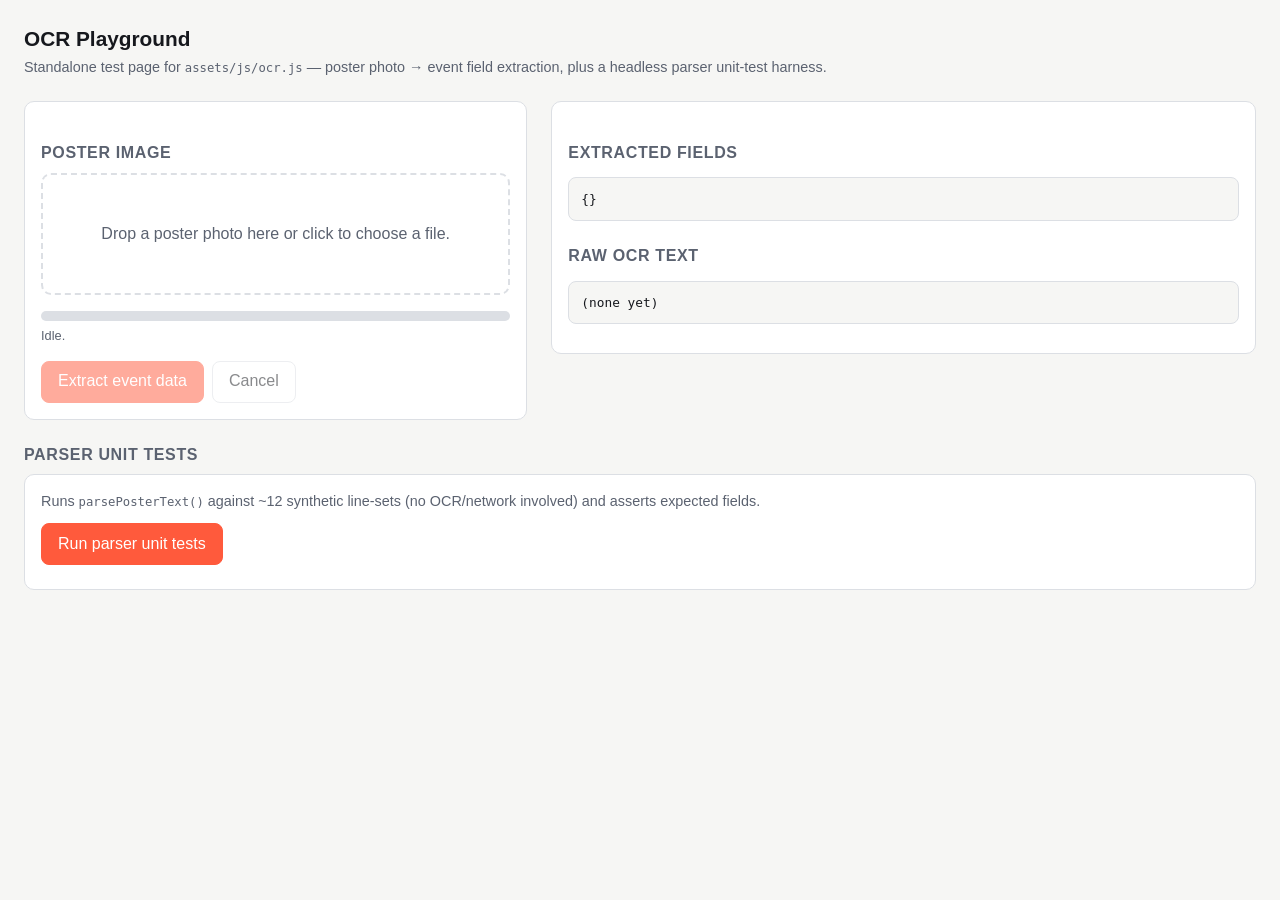
<file: dev/ocr-playground.html>
<!doctype html>
<html lang="de">
<head>
<meta charset="utf-8" />
<meta name="viewport" content="width=device-width, initial-scale=1" />
<title>OCR Playground — rosencri.me</title>
<style>
  :root {
    color-scheme: light dark;
    --bg: #0f1115;
    --fg: #e8e8ea;
    --muted: #9aa0aa;
    --accent: #ff5a3c;
    --panel: #181b21;
    --border: #2a2e37;
    --ok: #4caf7d;
    --bad: #e0565a;
  }
  @media (prefers-color-scheme: light) {
    :root { --bg: #f6f6f4; --fg: #16181d; --muted: #5b6270; --panel: #ffffff; --border: #dcdfe4; }
  }
  * { box-sizing: border-box; }
  body {
    margin: 0;
    font-family: -apple-system, BlinkMacSystemFont, "Segoe UI", sans-serif;
    background: var(--bg);
    color: var(--fg);
    padding: 1.5rem;
    line-height: 1.4;
  }
  h1 { font-size: 1.3rem; margin: 0 0 0.25rem; }
  h2 { font-size: 1rem; margin: 1.5rem 0 0.5rem; color: var(--muted); text-transform: uppercase; letter-spacing: 0.04em; }
  .sub { color: var(--muted); margin: 0 0 1.5rem; font-size: 0.9rem; }
  .layout { display: grid; grid-template-columns: minmax(280px, 1fr) minmax(320px, 1.4fr); gap: 1.5rem; align-items: start; }
  @media (max-width: 860px) { .layout { grid-template-columns: 1fr; } }
  .panel {
    background: var(--panel);
    border: 1px solid var(--border);
    border-radius: 10px;
    padding: 1rem;
  }
  #dropzone {
    border: 2px dashed var(--border);
    border-radius: 10px;
    padding: 2rem 1rem;
    text-align: center;
    color: var(--muted);
    cursor: pointer;
    transition: border-color 0.15s, color 0.15s;
  }
  #dropzone.drag { border-color: var(--accent); color: var(--fg); }
  #dropzone input { display: none; }
  #preview { max-width: 100%; max-height: 260px; border-radius: 8px; margin-top: 0.75rem; display: none; }
  .progress-wrap { margin-top: 1rem; }
  .progress-bar-track { height: 10px; border-radius: 5px; background: var(--border); overflow: hidden; }
  .progress-bar-fill { height: 100%; width: 0%; background: var(--accent); transition: width 0.2s; }
  .progress-label { font-size: 0.8rem; color: var(--muted); margin-top: 0.35rem; }
  button {
    font: inherit;
    padding: 0.55rem 1rem;
    border-radius: 8px;
    border: 1px solid var(--border);
    background: var(--panel);
    color: var(--fg);
    cursor: pointer;
  }
  button.primary { background: var(--accent); border-color: var(--accent); color: #fff; }
  button:disabled { opacity: 0.5; cursor: not-allowed; }
  pre {
    background: var(--bg);
    border: 1px solid var(--border);
    border-radius: 8px;
    padding: 0.75rem;
    overflow: auto;
    max-height: 320px;
    font-size: 0.8rem;
    white-space: pre-wrap;
    word-break: break-word;
  }
  table { width: 100%; border-collapse: collapse; font-size: 0.82rem; }
  th, td { text-align: left; padding: 0.4rem 0.5rem; border-bottom: 1px solid var(--border); vertical-align: top; }
  th { color: var(--muted); font-weight: 600; }
  .status-pass { color: var(--ok); font-weight: 700; }
  .status-fail { color: var(--bad); font-weight: 700; }
  .test-summary { margin: 0.5rem 0; font-weight: 600; }
  .error-box { color: var(--bad); background: rgba(224, 86, 90, 0.1); border: 1px solid var(--bad); border-radius: 8px; padding: 0.75rem; margin-top: 1rem; }
  code { font-size: 0.85em; }
</style>
</head>
<body>
<h1>OCR Playground</h1>
<p class="sub">Standalone test page for <code>assets/js/ocr.js</code> — poster photo → event field extraction, plus a headless parser unit-test harness.</p>

<div class="layout">
  <div class="panel">
    <h2>Poster image</h2>
    <div id="dropzone">
      <p>Drop a poster photo here or click to choose a file.</p>
      <input id="fileInput" type="file" accept="image/*" />
    </div>
    <img id="preview" alt="Poster preview" />
    <div class="progress-wrap">
      <div class="progress-bar-track"><div id="progressFill" class="progress-bar-fill"></div></div>
      <div id="progressLabel" class="progress-label">Idle.</div>
    </div>
    <div style="margin-top: 1rem; display: flex; gap: 0.5rem; flex-wrap: wrap;">
      <button id="extractBtn" class="primary" disabled>Extract event data</button>
      <button id="cancelBtn" disabled>Cancel</button>
    </div>
    <div id="errorBox" class="error-box" style="display:none;"></div>
  </div>

  <div class="panel">
    <h2>Extracted fields</h2>
    <pre id="fieldsOut">{}</pre>
    <h2>Raw OCR text</h2>
    <pre id="rawTextOut">(none yet)</pre>
  </div>
</div>

<h2>Parser unit tests</h2>
<div class="panel">
  <p class="sub" style="margin-bottom: 0.75rem;">
    Runs <code>parsePosterText()</code> against ~12 synthetic line-sets (no OCR/network involved) and asserts expected fields.
  </p>
  <button id="runTestsBtn" class="primary">Run parser unit tests</button>
  <div id="testSummary" class="test-summary"></div>
  <table id="testTable" style="display:none;">
    <thead><tr><th>#</th><th>Case</th><th>Assertion</th><th>Status</th><th>Detail</th></tr></thead>
    <tbody></tbody>
  </table>
</div>

<script type="module">
import { extractFromImage, parsePosterText, downscaleImage, OCR_AVAILABLE } from '../assets/js/ocr.js';

// ---------------------------------------------------------------------------
// Poster extraction UI wiring
// ---------------------------------------------------------------------------

const dropzone = document.getElementById('dropzone');
const fileInput = document.getElementById('fileInput');
const preview = document.getElementById('preview');
const extractBtn = document.getElementById('extractBtn');
const cancelBtn = document.getElementById('cancelBtn');
const progressFill = document.getElementById('progressFill');
const progressLabel = document.getElementById('progressLabel');
const fieldsOut = document.getElementById('fieldsOut');
const rawTextOut = document.getElementById('rawTextOut');
const errorBox = document.getElementById('errorBox');

let currentFile = null;
let currentController = null;

if (!OCR_AVAILABLE) {
  extractBtn.disabled = true;
}

dropzone.addEventListener('click', () => fileInput.click());
dropzone.addEventListener('dragover', (e) => { e.preventDefault(); dropzone.classList.add('drag'); });
dropzone.addEventListener('dragleave', () => dropzone.classList.remove('drag'));
dropzone.addEventListener('drop', (e) => {
  e.preventDefault();
  dropzone.classList.remove('drag');
  const file = e.dataTransfer.files?.[0];
  if (file) setFile(file);
});
fileInput.addEventListener('change', () => {
  const file = fileInput.files?.[0];
  if (file) setFile(file);
});

function setFile(file) {
  currentFile = file;
  preview.src = URL.createObjectURL(file);
  preview.style.display = 'block';
  extractBtn.disabled = false;
  errorBox.style.display = 'none';
  setProgress(0, 'Ready to extract.');
}

function setProgress(fraction, label) {
  progressFill.style.width = `${Math.round(Math.min(1, Math.max(0, fraction)) * 100)}%`;
  progressLabel.textContent = label;
}

extractBtn.addEventListener('click', async () => {
  if (!currentFile) return;
  errorBox.style.display = 'none';
  fieldsOut.textContent = '(running…)';
  rawTextOut.textContent = '(running…)';
  extractBtn.disabled = true;
  cancelBtn.disabled = false;

  currentController = new AbortController();
  const stageWeight = { prepare: 0.1, load: 0.15, recognize: 0.65, parse: 0.1 };
  const stageBase = { prepare: 0, load: 0.1, recognize: 0.25, parse: 0.9 };

  try {
    const result = await extractFromImage(currentFile, {
      signal: currentController.signal,
      onProgress: ({ stage, progress, message }) => {
        const base = stageBase[stage] ?? 0;
        const weight = stageWeight[stage] ?? 0.1;
        setProgress(base + weight * progress, `[${stage}] ${message}`);
      },
    });
    setProgress(1, 'Done.');
    fieldsOut.textContent = JSON.stringify({ fields: result.fields, confidence: result.confidence, durationMs: result.durationMs }, null, 2);
    rawTextOut.textContent = result.rawText || '(empty)';
  } catch (err) {
    if (err?.name === 'AbortError') {
      setProgress(0, 'Cancelled.');
    } else {
      errorBox.style.display = 'block';
      errorBox.textContent = err?.message ?? String(err);
      setProgress(0, 'Failed.');
    }
    fieldsOut.textContent = '(failed — see error above)';
    rawTextOut.textContent = '(failed)';
  } finally {
    extractBtn.disabled = false;
    cancelBtn.disabled = true;
    currentController = null;
  }
});

cancelBtn.addEventListener('click', () => {
  currentController?.abort();
});

// ---------------------------------------------------------------------------
// Parser unit tests — synthetic line-sets, no OCR/network involved.
// ---------------------------------------------------------------------------

function inNextFewYears(monthDay, iso) {
  // Accepts any year for the given month/day, since "no year" cases resolve
  // relative to whenever the test actually runs.
  return new RegExp(`^\\d{4}-${monthDay}T`).test(iso ?? '');
}

const TEST_CASES = [
  {
    name: 'JAHRESFEST reference poster',
    lines: [
      { text: 'JAHRESFEST', confidence: 92, height: 60, top: 0, left: 20 },
      { text: 'Samstag, 25.07.2026', confidence: 90, height: 20, top: 70, left: 20 },
      { text: 'vetternWIRTSCHAFT', confidence: 88, height: 18, top: 5, left: 300 },
      { text: 'ab 16 Uhr', confidence: 91, height: 18, top: 100, left: 20 },
      { text: 'Live Musik', confidence: 89, height: 16, top: 130, left: 20 },
      { text: 'weakboys      Post-Punk Garage-Rock München', confidence: 85, height: 16, top: 160, left: 20 },
      { text: 'Monokini      Surf - Hilpoltstein', confidence: 85, height: 16, top: 185, left: 20 },
      { text: 'Biergarten - Fassbrause - Steckerlfisch', confidence: 84, height: 15, top: 210, left: 20 },
      { text: 'Grillen - Salatbar - Cocktailbar', confidence: 84, height: 15, top: 235, left: 20 },
      { text: 'Kinderaktionen - Kasperltheater', confidence: 84, height: 15, top: 260, left: 20 },
      { text: 'www.vfbk.net    Gefördert durch Stadt Rosenheim', confidence: 83, height: 14, top: 290, left: 20 },
    ],
    assertions: (fields) => [
      ['title === "Jahresfest"', fields.title === 'Jahresfest', fields.title],
      ['start === "2026-07-25T16:00"', fields.start === '2026-07-25T16:00', fields.start],
      ['url === "https://www.vfbk.net"', fields.url === 'https://www.vfbk.net', fields.url],
      ...['live-musik', 'post-punk', 'garage', 'rock', 'surf', 'biergarten', 'kinder'].map((tag) => [
        `tags include "${tag}"`, fields.tags.includes(tag), fields.tags.join(', '),
      ]),
      ['location is "" or "vetternWIRTSCHAFT"', fields.location === '' || fields.location === 'vetternWIRTSCHAFT', fields.location],
    ],
  },
  {
    name: 'Date without year (infer next occurrence)',
    lines: [
      { text: 'SUMMER BASH', confidence: 90, height: 50, top: 0, left: 20 },
      { text: '25.07.', confidence: 88, height: 16, top: 60, left: 20 },
      { text: '20 Uhr', confidence: 88, height: 16, top: 80, left: 20 },
    ],
    assertions: (fields) => [
      ['start matches YYYY-07-25T20:00', inNextFewYears('07-25', fields.start) && fields.start?.endsWith('20:00'), fields.start],
    ],
  },
  {
    name: 'Month-name date, no year',
    lines: [
      { text: 'HERBSTFEST', confidence: 90, height: 50, top: 0, left: 20 },
      { text: 'Freitag 1. August', confidence: 88, height: 16, top: 60, left: 20 },
      { text: 'Beginn 19:30', confidence: 88, height: 16, top: 80, left: 20 },
    ],
    assertions: (fields) => [
      ['start matches YYYY-08-01T19:30', inNextFewYears('08-01', fields.start) && fields.start?.endsWith('19:30'), fields.start],
    ],
  },
  {
    name: 'Time range',
    lines: [
      { text: 'OPEN AIR KINO', confidence: 90, height: 50, top: 0, left: 20 },
      { text: '15.08.2026', confidence: 88, height: 16, top: 60, left: 20 },
      { text: '20:00 - 23:00', confidence: 88, height: 16, top: 80, left: 20 },
    ],
    assertions: (fields) => [
      ['start === "2026-08-15T20:00"', fields.start === '2026-08-15T20:00', fields.start],
      ['end === "2026-08-15T23:00"', fields.end === '2026-08-15T23:00', fields.end],
    ],
  },
  {
    name: 'Einlass + Beginn (prefer Beginn)',
    lines: [
      { text: 'GRINDCORE ABEND', confidence: 90, height: 50, top: 0, left: 20 },
      { text: '12.09.2026', confidence: 88, height: 16, top: 60, left: 20 },
      { text: 'Einlass 19:00 / Beginn 20:00', confidence: 88, height: 16, top: 80, left: 20 },
    ],
    assertions: (fields) => [
      ['start uses Beginn time (20:00)', fields.start === '2026-09-12T20:00', fields.start],
    ],
  },
  {
    name: 'Only Einlass present',
    lines: [
      { text: 'KELLERPARTY', confidence: 90, height: 50, top: 0, left: 20 },
      { text: '03.10.2026', confidence: 88, height: 16, top: 60, left: 20 },
      { text: 'Einlass 21:00', confidence: 88, height: 16, top: 80, left: 20 },
    ],
    assertions: (fields) => [
      ['start uses Einlass time (21:00)', fields.start === '2026-10-03T21:00', fields.start],
    ],
  },
  {
    name: 'No time at all (default 20:00)',
    lines: [
      { text: 'ZINE MARKT', confidence: 90, height: 50, top: 0, left: 20 },
      { text: '01.11.2026', confidence: 88, height: 16, top: 60, left: 20 },
    ],
    assertions: (fields) => [
      ['start defaults to 20:00', fields.start === '2026-11-01T20:00', fields.start],
    ],
  },
  {
    name: 'URL: www.example.de',
    lines: [{ text: 'www.example.de', confidence: 90, height: 10, top: 0, left: 0 }],
    assertions: (fields) => [
      ['url === "https://www.example.de"', fields.url === 'https://www.example.de', fields.url],
    ],
  },
  {
    name: 'URL: bare domain',
    lines: [{ text: 'Mehr Infos: example.de', confidence: 90, height: 10, top: 0, left: 0 }],
    assertions: (fields) => [
      ['url === "https://example.de"', fields.url === 'https://example.de', fields.url],
    ],
  },
  {
    name: 'URL: @handle -> instagram',
    lines: [{ text: 'Folgt uns @coolclubrosenheim', confidence: 90, height: 10, top: 0, left: 0 }],
    assertions: (fields) => [
      ['url === "https://instagram.com/coolclubrosenheim"', fields.url === 'https://instagram.com/coolclubrosenheim', fields.url],
    ],
  },
  {
    name: 'All-caps title spanning two lines',
    lines: [
      { text: 'WILDE', confidence: 90, height: 55, top: 0, left: 20 },
      { text: 'NAECHTE', confidence: 90, height: 52, top: 60, left: 20 },
      { text: '10.12.2026', confidence: 88, height: 16, top: 130, left: 20 },
      { text: '21 Uhr', confidence: 88, height: 16, top: 150, left: 20 },
    ],
    assertions: (fields) => [
      ['title === "Wilde Naechte"', fields.title === 'Wilde Naechte', fields.title],
    ],
  },
  {
    name: 'Postcode + city -> Rosenheim location',
    lines: [
      { text: 'STADTFEST', confidence: 90, height: 50, top: 0, left: 20 },
      { text: '05.06.2027', confidence: 88, height: 16, top: 60, left: 20 },
      { text: '83022 Rosenheim', confidence: 88, height: 14, top: 80, left: 20 },
    ],
    assertions: (fields) => [
      ['location === "Rosenheim"', fields.location === 'Rosenheim', fields.location],
    ],
  },
  {
    name: 'Venue keyword inside enumeration is rejected as location',
    // Regression test for the real-poster bug where "Biergarten" inside a
    // food/drink list line got picked as the venue. The line should be
    // rejected (2+ " - " separators) and the food/drink content should still
    // land in the description.
    lines: [
      { text: 'JAHRESFEST', confidence: 92, height: 60, top: 0, left: 20 },
      { text: 'Samstag, 25.07.2026', confidence: 90, height: 20, top: 70, left: 20 },
      { text: 'ab 16 Uhr', confidence: 91, height: 18, top: 100, left: 20 },
      { text: 'Biergarten - Fassbrause - Steckerlfisch', confidence: 84, height: 15, top: 130, left: 20 },
      { text: 'Grillen - Salatbar - Cocktailbar', confidence: 84, height: 15, top: 155, left: 20 },
      { text: 'www.vfbk.net', confidence: 83, height: 14, top: 180, left: 20 },
    ],
    assertions: (fields) => [
      ['location is NOT the food-list line', fields.location !== 'Biergarten - Fassbrause - Steckerlfisch', fields.location],
      ['location is "" (no genuine venue signal)', fields.location === '', fields.location],
      ['description still mentions Biergarten/Grillen', /Biergarten|Grillen/.test(fields.description), fields.description],
    ],
  },
  {
    name: 'Title supplied by a merged sparse-pass line',
    // Simulates the post-merge line list that extractFromImage produces when
    // the default-PSM pass drops an oversized headline but the SPARSE_TEXT
    // (PSM 11) second pass catches it and mergeLines splices it back in as
    // the tallest, topmost line.
    lines: [
      { text: 'JAHRESFEST', confidence: 92, height: 80, top: 0, left: 20 },
      { text: 'Samstag, 25.07.2026', confidence: 90, height: 20, top: 90, left: 20 },
      { text: 'ab 16 Uhr', confidence: 91, height: 18, top: 120, left: 20 },
    ],
    assertions: (fields) => [
      ['title === "Jahresfest"', fields.title === 'Jahresfest', fields.title],
    ],
  },
  {
    name: 'SOLIKONZERT: weekday-abbr stripping must be word-anchored',
    // Regression test: leading "SO" was being stripped as the Sonntag
    // abbreviation, corrupting the title to "Likonzert".
    lines: [
      { text: 'SOLIKONZERT', confidence: 93, height: 69, top: 0, left: 20 },
      { text: 'Freitag, 14.08.2026', confidence: 90, height: 30, top: 100, left: 20 },
      { text: 'Beginn 20:00 Uhr', confidence: 88, height: 20, top: 150, left: 20 },
      { text: 'Ort: Kulturzentrum Asta, Rosenheim', confidence: 88, height: 16, top: 200, left: 20 },
      { text: 'Punk aus Muenchen', confidence: 88, height: 16, top: 240, left: 20 },
      { text: 'www.asta-rosenheim.de', confidence: 88, height: 16, top: 280, left: 20 },
    ],
    assertions: (fields) => [
      ['title === "Solikonzert"', fields.title === 'Solikonzert', fields.title],
      ['tags include "soli"', fields.tags.includes('soli'), fields.tags.join(', ')],
      ['tags include "punk"', fields.tags.includes('punk'), fields.tags.join(', ')],
      ['location === "Kulturzentrum Asta, Rosenheim"', fields.location === 'Kulturzentrum Asta, Rosenheim', fields.location],
      ['start === "2026-08-14T20:00"', fields.start === '2026-08-14T20:00', fields.start],
    ],
  },
  {
    name: 'Weekday/month token stripping survives compound words',
    lines: [
      { text: 'MITTWOCHSCLUB', confidence: 90, height: 60, top: 0, left: 20 },
      { text: '01.09.2026', confidence: 88, height: 16, top: 70, left: 20 },
    ],
    assertions: (fields) => [
      ['MITTWOCHSCLUB -> "Mittwochsclub"', fields.title === 'Mittwochsclub', fields.title],
    ],
  },
  {
    name: 'FRÜHSCHOPPEN survives (umlaut counts as a letter)',
    lines: [
      { text: 'FRÜHSCHOPPEN', confidence: 90, height: 60, top: 0, left: 20 },
      { text: '12.09.2026', confidence: 88, height: 16, top: 70, left: 20 },
    ],
    assertions: (fields) => [
      ['FRÜHSCHOPPEN -> "Frühschoppen"', fields.title === 'Frühschoppen', fields.title],
    ],
  },
  {
    name: 'MAIFEIER / DEZEMBERFEST survive (month-abbr hazard)',
    lines: [
      { text: 'MAIFEIER', confidence: 90, height: 60, top: 0, left: 20 },
      { text: '01.05.2026', confidence: 88, height: 16, top: 70, left: 20 },
    ],
    assertions: (fields) => [
      ['MAIFEIER -> "Maifeier"', fields.title === 'Maifeier', fields.title],
    ],
  },
  {
    name: 'Legit weekday stripping still works (regression guard)',
    lines: [
      { text: 'SOMMERFEST', confidence: 90, height: 60, top: 0, left: 20 },
      { text: 'Samstag, 25.07.2026', confidence: 88, height: 20, top: 70, left: 20 },
    ],
    assertions: (fields) => [
      ['SOMMERFEST -> "Sommerfest"', fields.title === 'Sommerfest', fields.title],
      ['date after weekday still parses', fields.start?.endsWith('-07-25T20:00'), fields.start],
    ],
  },
  {
    name: 'Robustness: malformed input never throws',
    lines: [null, undefined, { text: 123 }, {}, { text: '   ' }],
    assertions: (fields) => [
      ['title === ""', fields.title === '', fields.title],
      ['start === null', fields.start === null, fields.start],
      ['tags is an array', Array.isArray(fields.tags), JSON.stringify(fields.tags)],
    ],
  },
];

function runTests() {
  const tbody = document.querySelector('#testTable tbody');
  tbody.innerHTML = '';
  let pass = 0;
  let fail = 0;

  TEST_CASES.forEach((testCase, caseIndex) => {
    let fields;
    let caseError = null;
    try {
      fields = parsePosterText(testCase.lines);
    } catch (err) {
      caseError = err;
      fields = { title: '', start: null, end: null, location: '', description: '', url: '', tags: [] };
    }

    const assertions = caseError
      ? [[`did not throw`, false, String(caseError)]]
      : testCase.assertions(fields);

    assertions.forEach(([label, ok, detail]) => {
      if (ok) pass += 1; else fail += 1;
      const tr = document.createElement('tr');
      tr.innerHTML = `
        <td>${caseIndex + 1}</td>
        <td>${testCase.name}</td>
        <td>${label}</td>
        <td class="${ok ? 'status-pass' : 'status-fail'}">${ok ? 'PASS' : 'FAIL'}</td>
        <td>${detail === undefined ? '' : String(detail)}</td>
      `;
      tbody.appendChild(tr);
    });
  });

  document.getElementById('testTable').style.display = 'table';
  document.getElementById('testSummary').textContent = `${pass} passed, ${fail} failed (${pass + fail} assertions across ${TEST_CASES.length} cases)`;
  document.getElementById('testSummary').style.color = fail > 0 ? 'var(--bad)' : 'var(--ok)';
}

document.getElementById('runTestsBtn').addEventListener('click', runTests);
</script>
</body>
</html>
</file>
<file: assets/css/style.css>
/* =========================================================================
   rosencri.me — stylesheet
   Palette lifted from the local poster aesthetic: cream paper, signal red,
   pool-blue teal. Mobile-first, light + dark, no framework.
   ========================================================================= */

/* -------------------------------- fonts -------------------------------- */

/*
 * Space Grotesk, self-hosted.
 *
 * Previously pulled from fonts.googleapis.com, which handed every visitor's IP
 * address to Google before the page rendered — the fact pattern in LG München I,
 * 20.01.2022, 3 O 17493/20. Serving it ourselves removes the transfer entirely,
 * which is why the privacy policy no longer has a Google section, and drops a
 * render-blocking request to a third-party origin as a side effect.
 *
 * One variable file per subset (300–700 in a single face, ~41 KB total) rather
 * than three static weights. `font-display: swap` keeps text readable while it
 * loads; the `unicode-range` split means latin-ext is only fetched when a
 * character actually needs it — German umlauts live in the latin subset.
 *
 * Licensed under the SIL Open Font License 1.1 — see assets/fonts/OFL.txt.
 * Files are immutable, so they carry no `?v=` cache-busting stamp: a different
 * font would be a different filename.
 */
@font-face {
  font-family: 'Space Grotesk';
  font-style: normal;
  font-weight: 300 700;
  font-display: swap;
  src: url('../fonts/space-grotesk-latin.woff2') format('woff2');
  unicode-range: U+0000-00FF, U+0131, U+0152-0153, U+02BB-02BC, U+02C6, U+02DA,
    U+02DC, U+0304, U+0308, U+0329, U+2000-206F, U+20AC, U+2122, U+2191, U+2193,
    U+2212, U+2215, U+FEFF, U+FFFD;
}

@font-face {
  font-family: 'Space Grotesk';
  font-style: normal;
  font-weight: 300 700;
  font-display: swap;
  src: url('../fonts/space-grotesk-latin-ext.woff2') format('woff2');
  unicode-range: U+0100-02BA, U+02BD-02C5, U+02C7-02CC, U+02CE-02D7, U+02DD-02FF,
    U+0304, U+0308, U+0329, U+1D00-1DBF, U+1E00-1E9F, U+1EF2-1EFF, U+2020,
    U+20A0-20AB, U+20AD-20C0, U+2113, U+2C60-2C7F, U+A720-A7FF;
}

/* ------------------------------- tokens -------------------------------- */

:root {
  --red: #e1483c;
  --red-dark: #c53a2f;
  --teal: #35b3ad;
  --teal-dark: #2a908b;
  /* Urgency ramp: red = happening now, amber = within 24h, teal = later.
     Previously "now" and "within 24h" were both red and indistinguishable. */
  --amber: #d97b25;
  --amber-dark: #b5631a;
  /* Solid fills that carry white text. The display hues above fail 4.5:1
     (red 4.04, amber 3.08), so anything with a label on it uses these. */
  --red-solid: #d34338;
  --amber-solid: #ab611d;
  --teal-solid: #26827e;
  --cream: #fbf4e2;
  --paper: #fffdf7;
  --ink: #1c1a17;

  --bg: var(--cream);
  --surface: var(--paper);
  --surface-2: #f5ecd8;
  --text: var(--ink);
  --text-dim: #6d675c;
  --text-faint: #98918230;
  --line: #e3d9c0;
  --line-strong: #cdc0a2;
  --accent: var(--red);
  --accent-contrast: #fff;

  --radius: 16px;
  --radius-lg: 22px;
  --radius-sm: 10px;

  --shadow-sm: 0 1px 2px rgb(28 26 23 / 6%), 0 2px 8px rgb(28 26 23 / 4%);
  --shadow: 0 2px 6px rgb(28 26 23 / 7%), 0 12px 28px -12px rgb(28 26 23 / 18%);
  --shadow-lg: 0 8px 20px -6px rgb(28 26 23 / 18%), 0 30px 60px -20px rgb(28 26 23 / 30%);

  --font-display: 'Space Grotesk', ui-sans-serif, system-ui, sans-serif;
  --font: ui-sans-serif, system-ui, -apple-system, 'Segoe UI', Roboto, 'Helvetica Neue', Arial, sans-serif;

  --wrap: 1080px;
  --header-h: 60px;
  --ease: cubic-bezier(.32, .72, 0, 1);
}

@media (prefers-color-scheme: dark) {
  :root {
    --bg: #17150f;
    --surface: #211e17;
    --surface-2: #2a261d;
    --text: #f4eeda;
    --text-dim: #a49c88;
    --line: #34301f;
    --line-strong: #4a442d;
    --paper: #211e17;
    --red: #f0594c;
    --teal: #4ccfc8;
    --amber: #f0a04b;
    --amber-dark: #d4842f;
    --shadow-sm: 0 1px 2px rgb(0 0 0 / 30%);
    --shadow: 0 2px 6px rgb(0 0 0 / 30%), 0 12px 28px -12px rgb(0 0 0 / 55%);
    --shadow-lg: 0 8px 20px -6px rgb(0 0 0 / 45%), 0 30px 60px -20px rgb(0 0 0 / 70%);
  }
}

/* ------------------------------- reset --------------------------------- */

*, *::before, *::after { box-sizing: border-box; }

/* `overscroll-behavior-y: contain` suppresses the browser's *own* overscroll
   refresh (Chrome on Android) and the bounce that would otherwise fight the
   custom one in `.ptr` below. Without it a downward pull at the top of the
   page arms two refreshes at once. */
html { -webkit-text-size-adjust: 100%; scroll-behavior: smooth; overscroll-behavior-y: contain; }

body {
  margin: 0;
  font-family: var(--font);
  font-size: 16px;
  line-height: 1.55;
  color: var(--text);
  background: var(--bg);
  -webkit-font-smoothing: antialiased;
  text-rendering: optimizeLegibility;
  overflow-x: hidden;
  padding-bottom: env(safe-area-inset-bottom);
}

img { max-width: 100%; display: block; }
button, input, textarea, select { font: inherit; color: inherit; }
h1, h2, h3, h4 { font-family: var(--font-display); font-weight: 700; line-height: 1.15; margin: 0; letter-spacing: -.02em; }
p { margin: 0 0 .8em; }
a { color: var(--red); text-decoration-thickness: 1.5px; text-underline-offset: 2px; }

:focus-visible {
  outline: 3px solid var(--teal);
  outline-offset: 2px;
  border-radius: 4px;
}

@media (prefers-reduced-motion: reduce) {
  *, *::before, *::after {
    animation-duration: .01ms !important;
    animation-iteration-count: 1 !important;
    transition-duration: .01ms !important;
    scroll-behavior: auto !important;
  }
}

.wrap { width: 100%; max-width: var(--wrap); margin-inline: auto; padding-inline: 18px; }

.skip-link {
  position: absolute; left: -9999px; top: 0; z-index: 100;
  background: var(--red); color: #fff; padding: 10px 16px; border-radius: 0 0 8px;
}
.skip-link:focus { left: 0; }

/* ------------------------------- header -------------------------------- */

.site-header {
  position: sticky; top: 0; z-index: 40;
  background: color-mix(in srgb, var(--bg) 82%, transparent);
  backdrop-filter: saturate(1.6) blur(14px);
  -webkit-backdrop-filter: saturate(1.6) blur(14px);
  border-bottom: 1px solid var(--line);
}

.header-inner {
  display: flex; align-items: center; gap: 12px;
  min-height: var(--header-h);
}

.brand { display: flex; align-items: center; gap: 9px; text-decoration: none; color: var(--text); margin-right: auto; }
.brand-mark { display: grid; place-items: center; transition: transform .4s var(--ease); flex: none; }
.brand-mark img { width: 36px; height: 36px; display: block; }
.brand:hover .brand-mark { transform: rotate(72deg); }
.brand-text { display: flex; flex-direction: column; line-height: 1.05; }
.brand-text strong { font-family: var(--font-display); font-size: 1.12rem; letter-spacing: -.03em; }
.brand-dot { color: var(--red); }
.brand-text small { font-size: .68rem; color: var(--text-dim); letter-spacing: .02em; }

.viewswitch {
  display: flex; gap: 2px; padding: 3px;
  background: var(--surface-2); border-radius: 999px; border: 1px solid var(--line);
}
.viewswitch-btn {
  border: 0; background: none; cursor: pointer; border-radius: 999px;
  padding: 6px 15px; font-size: .875rem; font-weight: 600; color: var(--text-dim);
  transition: color .18s, background .18s;
}
.viewswitch-btn.is-active { background: var(--surface); color: var(--text); box-shadow: var(--shadow-sm); }

/* ------------------------------- buttons ------------------------------- */

.btn {
  --btn-bg: transparent;
  display: inline-flex; align-items: center; justify-content: center; gap: 8px;
  padding: 10px 18px; border-radius: 999px; border: 1.5px solid transparent;
  background: var(--btn-bg); font-weight: 650; font-size: .925rem; cursor: pointer;
  text-decoration: none; color: var(--text); white-space: nowrap;
  transition: transform .12s var(--ease), background .18s, border-color .18s, box-shadow .18s;
}
.btn:active { transform: scale(.97); }
.btn[disabled] { opacity: .5; pointer-events: none; }

.btn-primary { --btn-bg: var(--red); color: #fff; box-shadow: 0 2px 10px -2px color-mix(in srgb, var(--red) 60%, transparent); }
.btn-primary:hover { --btn-bg: var(--red-dark); }
.btn-ghost { border-color: var(--line-strong); color: var(--text); }
.btn-ghost:hover { background: var(--surface-2); }
.btn-lg { padding: 13px 24px; font-size: 1rem; }
.btn-sm { padding: 6px 13px; font-size: .82rem; }
.btn-block { width: 100%; }

/* Tertiary action. Deliberately not a .btn — search should not compete with
   "Event hinzufügen" for attention on a page that is about events. */
.btn-quiet {
  display: inline-flex; align-items: center; gap: 7px;
  border: 0; background: none; cursor: pointer; padding: 8px 4px;
  font-size: .9rem; font-weight: 600; color: var(--text-dim);
  border-radius: 8px; transition: color .16s;
}
.btn-quiet:hover { color: var(--text); }
.btn-quiet svg { opacity: .85; }
.btn-danger { --btn-bg: var(--red); color: #fff; }
.btn-danger:hover { --btn-bg: var(--red-dark); }

/* Edit/delete sit apart from the social actions so "löschen" is never a
   neighbour of the like button. */
.detail-manage {
  display: flex; gap: 8px; flex-wrap: wrap; justify-content: flex-end;
  margin: -6px 0 18px;
}
.detail-manage .actbtn { font-size: .82rem; padding: 7px 13px; }
.detail-manage .actbtn-danger { color: var(--red); border-color: color-mix(in srgb, var(--red) 45%, transparent); }
.detail-manage .actbtn-danger:hover { background: color-mix(in srgb, var(--red) 10%, transparent); }
dialog.sheet-confirm { width: min(440px, 100%); }

/* Extra dates for an irregular series */
.extra-dates { display: grid; gap: 8px; }
.extra-date { display: flex; gap: 8px; align-items: center; }
.extra-date input { flex: 1; min-width: 0; }
.extra-date-remove {
  flex: none; width: 34px; height: 34px; border-radius: 50%;
  border: 1.5px solid var(--line-strong); background: var(--surface);
  color: var(--text-dim); cursor: pointer; font-size: .9rem; line-height: 1;
}
.extra-date-remove:hover { color: var(--red); border-color: color-mix(in srgb, var(--red) 45%, transparent); }
.btn-add-date { padding-left: 0; margin-top: 2px; }
.extra-dates:empty + .btn-add-date { margin-top: 0; }

.iconbtn {
  display: grid; place-items: center; width: 38px; height: 38px; flex: none;
  border-radius: 50%; border: 1.5px solid var(--line-strong); background: var(--surface);
  cursor: pointer; transition: background .18s, transform .12s;
}
.iconbtn:hover { background: var(--surface-2); }
.iconbtn:active { transform: scale(.93); }

.btn-subscribe span { display: none; }
@media (min-width: 720px) { .btn-subscribe span { display: inline; } }

/* The three header items stop fitting side by side well below 560px. */
@media (max-width: 559px) {
  .wrap { padding-inline: 14px; }
  .header-inner { gap: 8px; }
  .brand-text small { display: none; }
  .brand-text strong { font-size: 1rem; }
  .brand-mark img { width: 30px; height: 30px; }
  .viewswitch-btn { padding: 6px 11px; font-size: .82rem; }
  .btn-subscribe { padding: 9px 12px; }
}

/* -------------------------------- banner ------------------------------- */

.banner {
  background: color-mix(in srgb, var(--teal) 16%, var(--bg));
  border-bottom: 1px solid color-mix(in srgb, var(--teal) 35%, transparent);
  color: var(--text); font-size: .85rem; padding: 9px 18px; text-align: center;
}
.banner[data-kind='warn'] { background: color-mix(in srgb, var(--red) 12%, var(--bg)); border-color: color-mix(in srgb, var(--red) 30%, transparent); }

/* --------------------------------- hero -------------------------------- */

.hero { padding: 40px 0 26px; max-width: 46ch; }
.hero-title { font-size: clamp(2.1rem, 8vw, 3.4rem); letter-spacing: -.035em; }
.hero-title .hl {
  color: var(--red);
  background: linear-gradient(transparent 62%, color-mix(in srgb, var(--teal) 40%, transparent) 62%);
}
.hero-sub { margin-top: 12px; color: var(--text-dim); font-size: 1.02rem; }
.hero-actions { display: flex; flex-wrap: wrap; gap: 10px; margin-top: 20px; }
@media (max-width: 520px) { .hero-actions .btn { flex: 1 1 100%; } }

/* ------------------------------- filters ------------------------------- */

.filters { display: flex; flex-direction: column; gap: 12px; margin-bottom: 26px; }

.search-wrap {
  display: flex; align-items: center; gap: 10px; padding: 0 16px;
  background: var(--surface); border: 1.5px solid var(--line); border-radius: 999px;
  color: var(--text-dim); transition: border-color .18s, box-shadow .18s;
}
.search-wrap:focus-within { border-color: var(--teal); box-shadow: 0 0 0 4px color-mix(in srgb, var(--teal) 18%, transparent); }
.search-wrap input {
  flex: 1; border: 0; background: none; padding: 12px 0; outline: none; min-width: 0;
}
.search-wrap input::-webkit-search-cancel-button { filter: grayscale(1); }
.search-close {
  border: 0; background: none; cursor: pointer; color: var(--text-dim);
  font-size: .95rem; padding: 4px 2px 4px 8px; line-height: 1;
}
.search-close:hover { color: var(--text); }

/* Revealing the filters shouldn't feel like a jump cut. */
.filters:not([hidden]) { animation: filters-in .22s var(--ease); }
@keyframes filters-in { from { opacity: 0; transform: translateY(-6px); } }

.chips { display: flex; flex-wrap: wrap; gap: 7px; }
.chip {
  border: 1.5px solid var(--line-strong); background: var(--surface); color: var(--text-dim);
  border-radius: 999px; padding: 4px 12px; font-size: .8rem; font-weight: 600;
  cursor: pointer; transition: all .16s; white-space: nowrap;
}
.chip:hover { border-color: var(--teal); color: var(--text); }
.chip.is-on { background: var(--teal); border-color: var(--teal); color: #08302e; }

/* ------------------------------- sections ------------------------------ */

/* Anchors the whole list in time — "in 3 Std." and "morgen" only mean
   something if you know what today is. */
.today-line {
  display: flex; align-items: center; gap: 9px;
  margin: 0 0 22px; padding-bottom: 14px;
  border-bottom: 1px solid var(--line);
  font-size: .95rem; color: var(--text-dim);
}
.today-line strong { color: var(--text); font-weight: 700; font-family: var(--font-display); }
.today-dot {
  width: 9px; height: 9px; border-radius: 50%; flex: none;
  background: var(--teal); box-shadow: 0 0 0 4px color-mix(in srgb, var(--teal) 22%, transparent);
}

.section { margin-bottom: 42px; }
.section-title {
  display: flex; align-items: center; gap: 9px;
  font-size: 1.28rem; margin-bottom: 16px;
}
.section-title-toggle { cursor: pointer; list-style: none; }
.section-title-toggle::-webkit-details-marker { display: none; }
.section-title-toggle::before {
  content: '▸'; color: var(--text-dim); transition: transform .2s var(--ease); display: inline-block;
}
details[open] .section-title-toggle::before { transform: rotate(90deg); }
.section-title .count { color: var(--text-dim); font-weight: 500; font-size: .9rem; }

.pulse {
  width: 10px; height: 10px; border-radius: 50%; background: var(--red); flex: none;
  box-shadow: 0 0 0 0 color-mix(in srgb, var(--red) 70%, transparent);
  animation: pulse 2.2s infinite;
}
@keyframes pulse {
  70% { box-shadow: 0 0 0 12px transparent; }
  100% { box-shadow: 0 0 0 0 transparent; }
}

/* -------------------------------- cards -------------------------------- */

.cards { display: grid; gap: 14px; }
@media (min-width: 700px) { .cards { grid-template-columns: repeat(2, 1fr); } }
@media (min-width: 1000px) { .cards { grid-template-columns: repeat(3, 1fr); } }
.cards-hot { grid-template-columns: 1fr !important; }

.card {
  position: relative; display: flex; flex-direction: column; gap: 10px;
  text-align: left; width: 100%;
  background: var(--surface); border: 1.5px solid var(--line); border-radius: var(--radius);
  padding: 16px; cursor: pointer; box-shadow: var(--shadow-sm);
  transition: transform .18s var(--ease), box-shadow .18s, border-color .18s;
  overflow: hidden;
}
.card:hover { transform: translateY(-2px); box-shadow: var(--shadow); border-color: var(--line-strong); }
.card:active { transform: translateY(0) scale(.995); }

.card-date {
  display: flex; align-items: baseline; gap: 7px;
  font-family: var(--font-display); font-weight: 700; font-size: .82rem;
  text-transform: uppercase; letter-spacing: .06em; color: var(--red);
}
.card-date .time { color: var(--text-dim); letter-spacing: 0; text-transform: none; font-weight: 600; }

.card-title { font-size: 1.16rem; letter-spacing: -.02em; }

/* Span of a series, so a tile says how long the run lasts, not just its own date. */
.card-span { font-size: .78rem; font-weight: 650; color: var(--text-dim); }

.card-meta { display: flex; flex-wrap: wrap; gap: 4px 12px; font-size: .86rem; color: var(--text-dim); }
.card-meta span { display: inline-flex; align-items: center; gap: 5px; min-width: 0; }
.card-meta .ellip { overflow: hidden; text-overflow: ellipsis; white-space: nowrap; }

.card-tags { display: flex; flex-wrap: wrap; gap: 5px; margin-top: auto; }
.tag {
  font-size: .7rem; font-weight: 700; letter-spacing: .04em; text-transform: uppercase;
  padding: 3px 8px; border-radius: 6px;
  background: color-mix(in srgb, var(--teal) 18%, transparent);
  color: color-mix(in srgb, var(--teal) 88%, var(--text));
}

.card-stats { display: flex; gap: 14px; font-size: .82rem; color: var(--text-dim); padding-top: 4px; }
.card-stats span { display: inline-flex; align-items: center; gap: 5px; }
.card-stats .on { color: var(--red); font-weight: 700; }

.card-thumb {
  position: absolute; inset: 0 0 0 auto; width: 96px; opacity: .16;
  -webkit-mask-image: linear-gradient(to left, #000 25%, transparent);
  mask-image: linear-gradient(to left, #000 25%, transparent);
  pointer-events: none;
}
.card-thumb img { width: 100%; height: 100%; object-fit: cover; }

.badge {
  align-self: flex-start; display: inline-flex; align-items: center; gap: 6px;
  font-size: .7rem; font-weight: 800; letter-spacing: .07em; text-transform: uppercase;
  padding: 4px 10px; border-radius: 999px;
}
.badge-live { background: var(--red-solid); color: #fff; }
.badge-soon { background: var(--amber-solid); color: #fff; }

/* Hot cards — happening now, or within the next 24 h. Both are enlarged, but
   they are deliberately different colours: red reads as "drop everything",
   amber as "today-ish". Same shape, different urgency. */
.card.is-hot {
  --hot: var(--red);
  border-color: var(--hot); border-width: 2px; padding: 20px;
  background:
    radial-gradient(120% 100% at 100% 0%, color-mix(in srgb, var(--hot) 9%, transparent), transparent 60%),
    var(--surface);
  box-shadow: var(--shadow);
}
.card.is-soon { --hot: var(--amber); }
.card.is-hot .card-date { color: var(--hot); }
.card.is-hot .card-title { font-size: 1.5rem; }
@media (min-width: 700px) { .card.is-hot .card-title { font-size: 1.8rem; } }

/* Only the live one pulses — an animated border on every "today" card would
   make the whole list twitch. */
.card.is-live::after {
  content: ''; position: absolute; inset: 0; border-radius: inherit; pointer-events: none;
  border: 2px solid var(--red); animation: breathe 2.6s ease-in-out infinite;
}
@keyframes breathe { 50% { opacity: .25; } }

.card.is-past { opacity: .62; }
.card.is-past .card-date { color: var(--text-dim); }
.card.is-past:hover { opacity: 1; }

/* -------------------------------- empty -------------------------------- */

.empty { text-align: center; padding: 60px 20px; color: var(--text-dim); }
.empty-emoji { font-size: 3rem; margin: 0 0 8px; }
.empty h2 { margin-bottom: 6px; color: var(--text); }
.empty .btn { margin-top: 16px; }

/* ------------------------------- calendar ------------------------------ */

.view-calendar { padding-top: 24px; }
.cal-head { display: flex; align-items: center; gap: 10px; margin-bottom: 16px; }
.cal-title { font-size: 1.4rem; margin-right: auto; }
.cal-head .btn-sm { flex: none; }

.cal-grid {
  display: grid; grid-template-columns: repeat(7, 1fr); gap: 4px;
  background: var(--surface); border: 1.5px solid var(--line); border-radius: var(--radius);
  padding: 8px;
}
.cal-wd {
  text-align: center; font-size: .7rem; font-weight: 800; letter-spacing: .08em;
  text-transform: uppercase; color: var(--text-dim); padding: 4px 0 6px;
}
.cal-cell {
  position: relative; display: flex; flex-direction: column; gap: 3px; align-items: stretch;
  min-height: 62px; padding: 5px 5px 6px; border-radius: 9px; border: 0;
  background: transparent; cursor: pointer; text-align: left; overflow: hidden;
  transition: background .15s;
}
.cal-cell:hover { background: var(--surface-2); }
.cal-cell.is-out { opacity: .32; }
/* Today gets a tinted cell, a ring, and its number in a filled pill — the
   familiar calendar convention. A colour tint alone was too easy to miss. */
.cal-cell.is-today {
  background: color-mix(in srgb, var(--teal) 12%, transparent);
  box-shadow: inset 0 0 0 2px var(--teal);
}
.cal-cell.is-selected { outline: 2px solid var(--red); outline-offset: -2px; }
.cal-num { font-size: .78rem; font-weight: 700; color: var(--text-dim); font-variant-numeric: tabular-nums; }
.cal-cell.is-today .cal-num {
  align-self: flex-start;
  display: grid; place-items: center;
  min-width: 22px; height: 22px; padding: 0 5px;
  border-radius: 999px; background: var(--teal); color: #05312e; font-weight: 800;
}

.cal-ev {
  font-size: .66rem; line-height: 1.25; font-weight: 650; padding: 2px 4px; border-radius: 4px;
  overflow: hidden; text-overflow: ellipsis; white-space: nowrap;
  background: color-mix(in srgb, var(--teal) 22%, transparent);
  color: color-mix(in srgb, var(--teal) 92%, var(--text));
}
.cal-ev.is-past { background: var(--surface-2); color: var(--text-dim); }
.cal-ev.is-live { background: color-mix(in srgb, var(--red) 20%, transparent); color: var(--red); }
.cal-ev.is-soon { background: color-mix(in srgb, var(--amber) 22%, transparent); color: var(--amber-dark); }
@media (prefers-color-scheme: dark) { .cal-ev.is-soon { color: var(--amber); } }
.cal-more { font-size: .62rem; color: var(--text-dim); padding-left: 4px; }

.cal-dots { display: none; gap: 3px; flex-wrap: wrap; }
.dot {
  display: inline-block; width: 9px; height: 9px; border-radius: 50%;
  background: var(--teal); flex: none; box-sizing: border-box;
}
/* Each phase gets its own SHAPE as well as its own hue, so the four states
   stay tellable apart in greyscale and with colour vision deficiency. */
/* One rule per phase: colour AND shape together, so the later duplicates that
   previously reset the background can't undo the shape cue. */
.dot-live { background: var(--red); border-radius: 50%;
            box-shadow: 0 0 0 2px color-mix(in srgb, var(--red) 35%, transparent); }
.dot-soon { background: var(--amber); border-radius: 2px; }            /* square  = imminent */
.dot-up   { background: transparent; border: 2px solid var(--teal); }  /* hollow  = later */
.dot-past { background: var(--line-strong); border-radius: 50%; transform: scale(.72); }

@media (max-width: 640px) {
  .cal-cell { min-height: 46px; padding: 4px 3px; }
  .cal-ev { display: none; }
  .cal-more { display: none; }
  .cal-dots { display: flex; }
}

.cal-legend {
  display: flex; flex-wrap: wrap; gap: 6px 18px; margin: 14px 0 30px;
  font-size: .78rem; color: var(--text-dim);
}
.cal-legend span { display: inline-flex; align-items: center; gap: 6px; }

.cal-day { margin-bottom: 50px; }
.cal-day-title { font-size: 1.1rem; margin-bottom: 14px; }

/* -------------------------------- footer ------------------------------- */

.site-footer { border-top: 1px solid var(--line); margin-top: 40px; padding: 28px 0 110px; color: var(--text-dim); font-size: .87rem; }
.footer-inner p { margin-bottom: .5em; max-width: 60ch; }
.footer-meta a { color: var(--text-dim); }
.storage-mode { font-size: .78rem; opacity: .8; }

/* --------------------------------- fab --------------------------------- */

.fab {
  position: fixed; z-index: 45;
  right: max(18px, env(safe-area-inset-right));
  bottom: max(18px, env(safe-area-inset-bottom));
  display: inline-flex; align-items: center; gap: 8px;
  padding: 15px 18px; border: 0; border-radius: 999px;
  background: var(--red); color: #fff; cursor: pointer;
  font-family: var(--font-display); font-weight: 700; font-size: 1rem;
  box-shadow: 0 6px 18px -4px color-mix(in srgb, var(--red) 70%, transparent), var(--shadow);
  transition: transform .16s var(--ease), box-shadow .2s;
}
.fab:hover { transform: translateY(-2px) scale(1.02); }
.fab:active { transform: scale(.95); }
.fab-label { display: none; }
@media (min-width: 700px) { .fab-label { display: inline; } .fab { padding: 15px 22px 15px 18px; } }

/* ----------------------------- legal pages ----------------------------- */

/* impressum.html / datenschutz.html — plain prose, no JS, no app shell. */
.legal { max-width: 720px; padding-block: 30px 60px; }
.legal h1 { font-size: clamp(1.9rem, 5vw, 2.5rem); margin-bottom: 8px; }
.legal h2 { font-size: 1.12rem; margin-bottom: 6px; }
.legal section { margin-top: 30px; }
.legal p, .legal ul { max-width: 66ch; }
.legal ul { margin: 0 0 .8em; padding-left: 1.2em; }
.legal li { margin-bottom: .3em; }
.legal code {
  font-size: .88em; padding: 1px 5px; border-radius: 5px;
  background: var(--surface-2); border: 1px solid var(--line);
  overflow-wrap: anywhere;
}
.legal-lead { font-size: 1.06rem; color: var(--text-dim); margin-top: 14px; }
.legal-address { line-height: 1.7; }
.legal-meta { margin-top: 40px; padding-top: 18px; border-top: 1px solid var(--line); color: var(--text-dim); font-size: .9rem; }

/* Anything still needing a real value. Loud on purpose: these pages are
   worthless — arguably worse than absent — if they ship with placeholders. */
.todo {
  background: color-mix(in srgb, var(--red) 16%, transparent);
  color: var(--red-dark); font-weight: 600;
  padding: 1px 6px; border-radius: 5px;
  border: 1px dashed color-mix(in srgb, var(--red) 55%, transparent);
}
@media (prefers-color-scheme: dark) { .todo { color: var(--red); } }

.legal-warn {
  padding: 12px 15px; border-radius: var(--radius-sm);
  background: var(--surface-2); border-left: 3px solid var(--amber);
}

/* --------------------------- pull to refresh --------------------------- */

/* Parked one height above its resting line so `translateY(0)` is "hidden" and
   the JS only ever has to write the pull distance. The line is the bottom of
   the sticky header, not the top of the viewport: the header stays put during
   a pull, so an indicator descending from y=0 spends its whole travel behind
   the wordmark and the view switcher. */
.ptr {
  position: fixed; z-index: 50;
  top: calc(env(safe-area-inset-top) + var(--header-h) - 46px);
  left: 50%; margin-left: -20px;
  width: 40px; height: 40px;
  display: grid; place-items: center;
  border-radius: 999px; border: 1px solid var(--line);
  background: var(--surface); color: var(--text-dim);
  box-shadow: var(--shadow);
  opacity: 0; pointer-events: none;
  transform: translateY(0);
}
/* Past the threshold: let go and it refreshes. */
.ptr.is-armed { color: var(--red); border-color: color-mix(in srgb, var(--red) 45%, transparent); }
/* Only while snapping back or holding at the spinner — never during the drag,
   where the indicator must track the finger exactly. */
.ptr.is-settling { transition: transform .28s var(--ease), opacity .28s; }
.ptr-spinner { display: grid; place-items: center; }
.ptr.is-refreshing { color: var(--teal-dark); }
.ptr.is-refreshing .ptr-spinner { animation: ptr-spin .85s linear infinite; }
@keyframes ptr-spin { to { transform: rotate(360deg); } }

/* ------------------------------- dialogs ------------------------------- */

dialog.sheet {
  border: 0; padding: 0; color: var(--text); background: var(--surface);
  box-shadow: var(--shadow-lg); max-height: 92dvh; overflow: auto;
  width: min(560px, 100%); border-radius: var(--radius-lg);
  padding: 26px 22px calc(24px + env(safe-area-inset-bottom));
  scrollbar-width: thin;
}
dialog.sheet::backdrop { background: rgb(20 18 15 / 52%); backdrop-filter: blur(3px); }
dialog.sheet-detail { width: min(680px, 100%); }
dialog.sheet[open] { animation: dlg-in .3s var(--ease); }
@keyframes dlg-in { from { opacity: 0; transform: translateY(16px) scale(.98); } }

@media (max-width: 620px) {
  dialog.sheet {
    margin: auto auto 0; width: 100%; max-width: 100%;
    border-radius: var(--radius-lg) var(--radius-lg) 0 0; max-height: 94dvh;
  }
  dialog.sheet[open] { animation: sheet-up .34s var(--ease); }
  @keyframes sheet-up { from { transform: translateY(100%); } }
}

.sheet-close-form { position: sticky; top: -26px; z-index: 2; height: 0; }
.sheet-close {
  position: absolute; right: -4px; top: 0; width: 34px; height: 34px;
  border: 0; border-radius: 50%; background: var(--surface-2); color: var(--text-dim);
  cursor: pointer; font-size: .95rem; display: grid; place-items: center;
}
.sheet-close:hover { background: var(--line); color: var(--text); }

.sheet-title { font-size: 1.45rem; margin-bottom: 4px; padding-right: 40px; }
.sheet-sub { color: var(--text-dim); font-size: .93rem; margin-bottom: 18px; }
.hint { font-size: .78rem; color: var(--text-dim); margin: 10px 0 0; }

/* add options */
.addopts { display: grid; gap: 10px; }
.addopt {
  display: flex; align-items: center; gap: 14px; width: 100%; text-align: left;
  padding: 15px; border-radius: var(--radius); border: 1.5px solid var(--line);
  background: var(--surface); cursor: pointer; color: inherit;
  transition: border-color .18s, background .18s, transform .12s var(--ease);
}
.addopt:hover { border-color: var(--line-strong); background: var(--surface-2); }
.addopt:active { transform: scale(.985); }
.addopt-icon { display: grid; place-items: center; width: 50px; height: 50px; flex: none; border-radius: 14px; background: var(--surface-2); color: var(--text-dim); }
.addopt-text { display: flex; flex-direction: column; gap: 2px; min-width: 0; }
.addopt-text strong { font-family: var(--font-display); font-size: 1.02rem; }
.addopt-text small { color: var(--text-dim); font-size: .81rem; line-height: 1.35; }

.addopt-primary {
  border-color: var(--red); border-width: 2px; padding: 20px 16px;
  background: linear-gradient(160deg, color-mix(in srgb, var(--red) 10%, transparent), transparent 70%), var(--surface);
}
.addopt-primary .addopt-icon { background: var(--red); color: #fff; width: 58px; height: 58px; }
.addopt-primary .addopt-text strong { font-size: 1.14rem; }

/* scan */
.scan-body { display: flex; gap: 16px; align-items: flex-start; }
.scan-preview {
  width: 116px; flex: none; border-radius: 12px; overflow: hidden;
  border: 1.5px solid var(--line); background: var(--surface-2); aspect-ratio: 3 / 4;
}
.scan-preview img { width: 100%; height: 100%; object-fit: cover; }
.scan-status { flex: 1; min-width: 0; }
.scan-msg { font-size: .93rem; font-weight: 600; }
.progress { height: 8px; border-radius: 999px; background: var(--surface-2); overflow: hidden; margin: 10px 0; }
.progress-bar { height: 100%; background: linear-gradient(90deg, var(--teal), var(--red)); border-radius: inherit; transition: width .3s var(--ease); }

/* form */
.form { display: grid; gap: 14px; }
.field { display: grid; gap: 6px; min-width: 0; }
.field-label { font-size: .82rem; font-weight: 700; color: var(--text-dim); display: flex; gap: 6px; align-items: baseline; }
.field-label em { color: var(--red); font-style: normal; }
.field-label small { font-weight: 500; opacity: .8; }
.field input, .field textarea, .field select {
  width: 100%; padding: 11px 13px; border-radius: var(--radius-sm);
  border: 1.5px solid var(--line); background: var(--bg); outline: none;
  transition: border-color .16s, box-shadow .16s; font-size: 1rem;
}
.field select { appearance: none; cursor: pointer; padding-right: 34px;
  background-image: linear-gradient(45deg, transparent 50%, currentColor 50%),
                    linear-gradient(135deg, currentColor 50%, transparent 50%);
  background-position: calc(100% - 18px) 50%, calc(100% - 13px) 50%;
  background-size: 5px 5px, 5px 5px; background-repeat: no-repeat; }
.field select:focus { border-color: var(--teal); box-shadow: 0 0 0 4px color-mix(in srgb, var(--teal) 16%, transparent); }

/* Repeat marker shown on cards and in the detail view. */
.repeat-tag {
  display: inline-flex; align-items: center; gap: 4px;
  font-size: .72rem; font-weight: 700; letter-spacing: .02em;
  padding: 2px 8px; border-radius: 999px;
  background: color-mix(in srgb, var(--teal) 18%, transparent);
  color: color-mix(in srgb, var(--teal) 92%, var(--text));
}
.field textarea { resize: vertical; min-height: 84px; font-family: inherit; }
.field input:focus, .field textarea:focus { border-color: var(--teal); box-shadow: 0 0 0 4px color-mix(in srgb, var(--teal) 16%, transparent); }
.field input:invalid:not(:placeholder-shown) { border-color: var(--red); }
.field-row { display: grid; gap: 14px; }
@media (min-width: 520px) { .field-row { grid-template-columns: 1fr 1fr; } }
.field-flag { font-size: .75rem; color: var(--red); font-weight: 600; }
.form-error { color: var(--red); font-size: .88rem; font-weight: 600; margin: 0; }
.form-actions { display: flex; gap: 10px; justify-content: flex-end; margin-top: 6px; }
@media (max-width: 520px) { .form-actions { flex-direction: column-reverse; } .form-actions .btn { width: 100%; } }

/* The poster preview is the safety net for everything OCR misses, so it is
   shown large and is tappable to fill the screen — people read the missing
   time or venue straight off it while filling the form. */
.form-poster {
  display: flex; gap: 14px; align-items: flex-start;
  padding: 12px; border-radius: 14px; background: var(--surface-2);
}
.form-poster-view {
  position: relative; flex: none; padding: 0; border: 0; cursor: zoom-in;
  background: none; border-radius: 10px; overflow: hidden; line-height: 0;
  box-shadow: var(--shadow-sm); transition: transform .16s var(--ease);
}
.form-poster-view:hover { transform: scale(1.02); }
.form-poster img { width: 118px; max-height: 168px; object-fit: cover; display: block; }
.form-poster-zoom {
  position: absolute; inset: auto 0 0 0; display: flex; align-items: center;
  justify-content: center; gap: 5px; padding: 5px 4px; font-size: .68rem;
  font-weight: 700; color: #fff; background: rgb(20 18 15 / 62%);
  backdrop-filter: blur(3px); line-height: 1.2;
}
.form-poster-side { display: flex; flex-direction: column; gap: 10px; align-items: flex-start; min-width: 0; }
.form-poster-hint { font-size: .8rem; color: var(--text-dim); margin: 0; }

@media (max-width: 460px) {
  .form-poster { flex-direction: column; align-items: stretch; }
  .form-poster-view { align-self: center; }
  .form-poster img { width: 148px; max-height: 200px; }
  .form-poster-side { align-items: stretch; }
  .form-poster-side .btn { width: 100%; }
}

/* Full-screen poster */
dialog.lightbox {
  border: 0; padding: 0; background: none; max-width: 100vw; max-height: 100dvh;
  width: 100%; height: 100%; overflow: auto; display: none;
}
dialog.lightbox[open] { display: grid; place-items: center; }
dialog.lightbox::backdrop { background: rgb(12 10 8 / 92%); }
dialog.lightbox img {
  max-width: 100%; height: auto; margin: auto;
  border-radius: 8px; box-shadow: var(--shadow-lg);
}
.lightbox-close {
  position: fixed; top: max(12px, env(safe-area-inset-top)); right: 14px; z-index: 2;
  width: 42px; height: 42px; border-radius: 50%; border: 0; cursor: pointer;
  background: rgb(255 255 255 / 92%); color: #111; font-size: 1.05rem;
  display: grid; place-items: center; box-shadow: var(--shadow);
}

.copyrow { display: flex; gap: 8px; }
.copyrow input { flex: 1; min-width: 0; font-size: .84rem; font-family: ui-monospace, SFMono-Regular, Menlo, monospace; }
.howto { margin-top: 16px; font-size: .87rem; }
.howto summary { cursor: pointer; font-weight: 650; color: var(--text-dim); }
.howto ul { margin: 10px 0 0; padding-left: 18px; color: var(--text-dim); display: grid; gap: 6px; }
.dl-link { display: inline-block; margin-top: 14px; font-size: .84rem; color: var(--text-dim); }

/* ---------------------------- event detail ----------------------------- */

/* Cropped banner, but tappable to see the poster whole — the crop routinely
   hides the time, venue or line-up. */
.detail-hero {
  position: relative; display: block; width: calc(100% + 44px);
  margin: 0 -22px 18px; padding: 0; border: 0; background: none;
  cursor: zoom-in; line-height: 0; overflow: hidden;
}
.detail-hero img { width: 100%; max-height: 320px; object-fit: cover; }
.detail-hero-zoom {
  position: absolute; right: 12px; bottom: 12px;
  display: inline-flex; align-items: center; gap: 6px;
  padding: 6px 11px; border-radius: 999px;
  background: rgb(20 18 15 / 66%); color: #fff;
  font-size: .76rem; font-weight: 650; line-height: 1.2;
  backdrop-filter: blur(4px); -webkit-backdrop-filter: blur(4px);
  transition: background .16s;
}
.detail-hero:hover .detail-hero-zoom { background: rgb(20 18 15 / 82%); }
.detail-hero-zoom svg { display: block; }

.detail-kicker {
  display: flex; align-items: center; gap: 8px; flex-wrap: wrap;
  font-family: var(--font-display); font-weight: 700; font-size: .8rem;
  text-transform: uppercase; letter-spacing: .07em; color: var(--red); margin-bottom: 8px;
}
.detail-title { font-size: clamp(1.6rem, 6vw, 2.2rem); margin-bottom: 12px; }
.detail-meta { display: grid; gap: 8px; margin-bottom: 16px; font-size: .95rem; }
.detail-meta div { display: flex; gap: 10px; align-items: flex-start; color: var(--text-dim); }
.detail-meta strong { color: var(--text); font-weight: 600; }
.detail-meta svg { flex: none; margin-top: 3px; color: var(--text-dim); }
.detail-desc { white-space: pre-wrap; margin-bottom: 16px; }
.detail-tags { display: flex; flex-wrap: wrap; gap: 6px; margin-bottom: 18px; }

.detail-actions { display: flex; flex-wrap: wrap; gap: 8px; padding: 14px 0; border-top: 1px solid var(--line); border-bottom: 1px solid var(--line); margin-bottom: 20px; }
.actbtn {
  display: inline-flex; align-items: center; gap: 7px; padding: 9px 15px;
  border-radius: 999px; border: 1.5px solid var(--line-strong); background: var(--surface);
  cursor: pointer; font-weight: 650; font-size: .89rem; transition: all .16s var(--ease);
}
.actbtn:hover { background: var(--surface-2); }
.actbtn:active { transform: scale(.95); }
.actbtn.is-on { background: var(--red); border-color: var(--red); color: #fff; }
.actbtn.is-on.act-going { background: var(--teal); border-color: var(--teal); color: #06302e; }
.actbtn .n { font-variant-numeric: tabular-nums; opacity: .85; }

.live-note {
  display: flex; gap: 10px; align-items: center; padding: 12px 14px; border-radius: 12px;
  background: color-mix(in srgb, var(--red) 12%, transparent);
  border: 1px solid color-mix(in srgb, var(--red) 30%, transparent);
  font-size: .88rem; margin-bottom: 16px;
}

.comments h3 { font-size: 1.1rem; margin-bottom: 12px; display: flex; align-items: center; gap: 8px; }
.comment-list { display: grid; gap: 12px; margin-bottom: 16px; }
.comment { display: flex; gap: 10px; }
.avatar {
  width: 32px; height: 32px; border-radius: 50%; flex: none; display: grid; place-items: center;
  font-size: .72rem; font-weight: 800; color: #fff; letter-spacing: .02em;
}
.comment-body { min-width: 0; flex: 1; }
.comment-head { display: flex; gap: 8px; align-items: baseline; font-size: .82rem; }
.comment-head strong { font-weight: 700; }
.comment-head time { color: var(--text-dim); font-size: .76rem; }
.comment-text { font-size: .93rem; overflow-wrap: anywhere; }
.comment-empty { color: var(--text-dim); font-size: .9rem; }

.comment-form { display: grid; gap: 8px; }
.comment-form .row { display: flex; gap: 8px; }
.comment-form input[name='name'] { width: 34%; min-width: 100px; }
.comment-form textarea { min-height: 62px; }
.comments.is-live { padding: 16px; border-radius: var(--radius); background: color-mix(in srgb, var(--red) 6%, transparent); border: 1.5px solid color-mix(in srgb, var(--red) 25%, transparent); }
.comments.is-live h3 { color: var(--red); }

/* -------------------------------- toasts ------------------------------- */

.toasts {
  position: fixed; z-index: 60; left: 50%; transform: translateX(-50%);
  bottom: calc(88px + env(safe-area-inset-bottom));
  display: grid; gap: 8px; width: min(420px, calc(100vw - 32px)); pointer-events: none;
}
.toast {
  background: var(--ink); color: var(--cream); padding: 11px 16px; border-radius: 12px;
  font-size: .89rem; font-weight: 600; box-shadow: var(--shadow-lg);
  animation: toast-in .28s var(--ease);
}
.toast[data-kind='error'] { background: var(--red); color: #fff; }
.toast[data-kind='ok'] { background: var(--teal-dark); color: #fff; }
@keyframes toast-in { from { opacity: 0; transform: translateY(12px); } }
.toast.is-out { opacity: 0; transform: translateY(8px); transition: opacity .25s, transform .25s; }

/* ------------------------------ utilities ------------------------------ */

.view { display: none; }
.view.is-active { display: block; }
[hidden] { display: none !important; }
.sr-only {
  position: absolute; width: 1px; height: 1px; padding: 0; margin: -1px;
  overflow: hidden; clip: rect(0 0 0 0); white-space: nowrap; border: 0;
}
</file>
